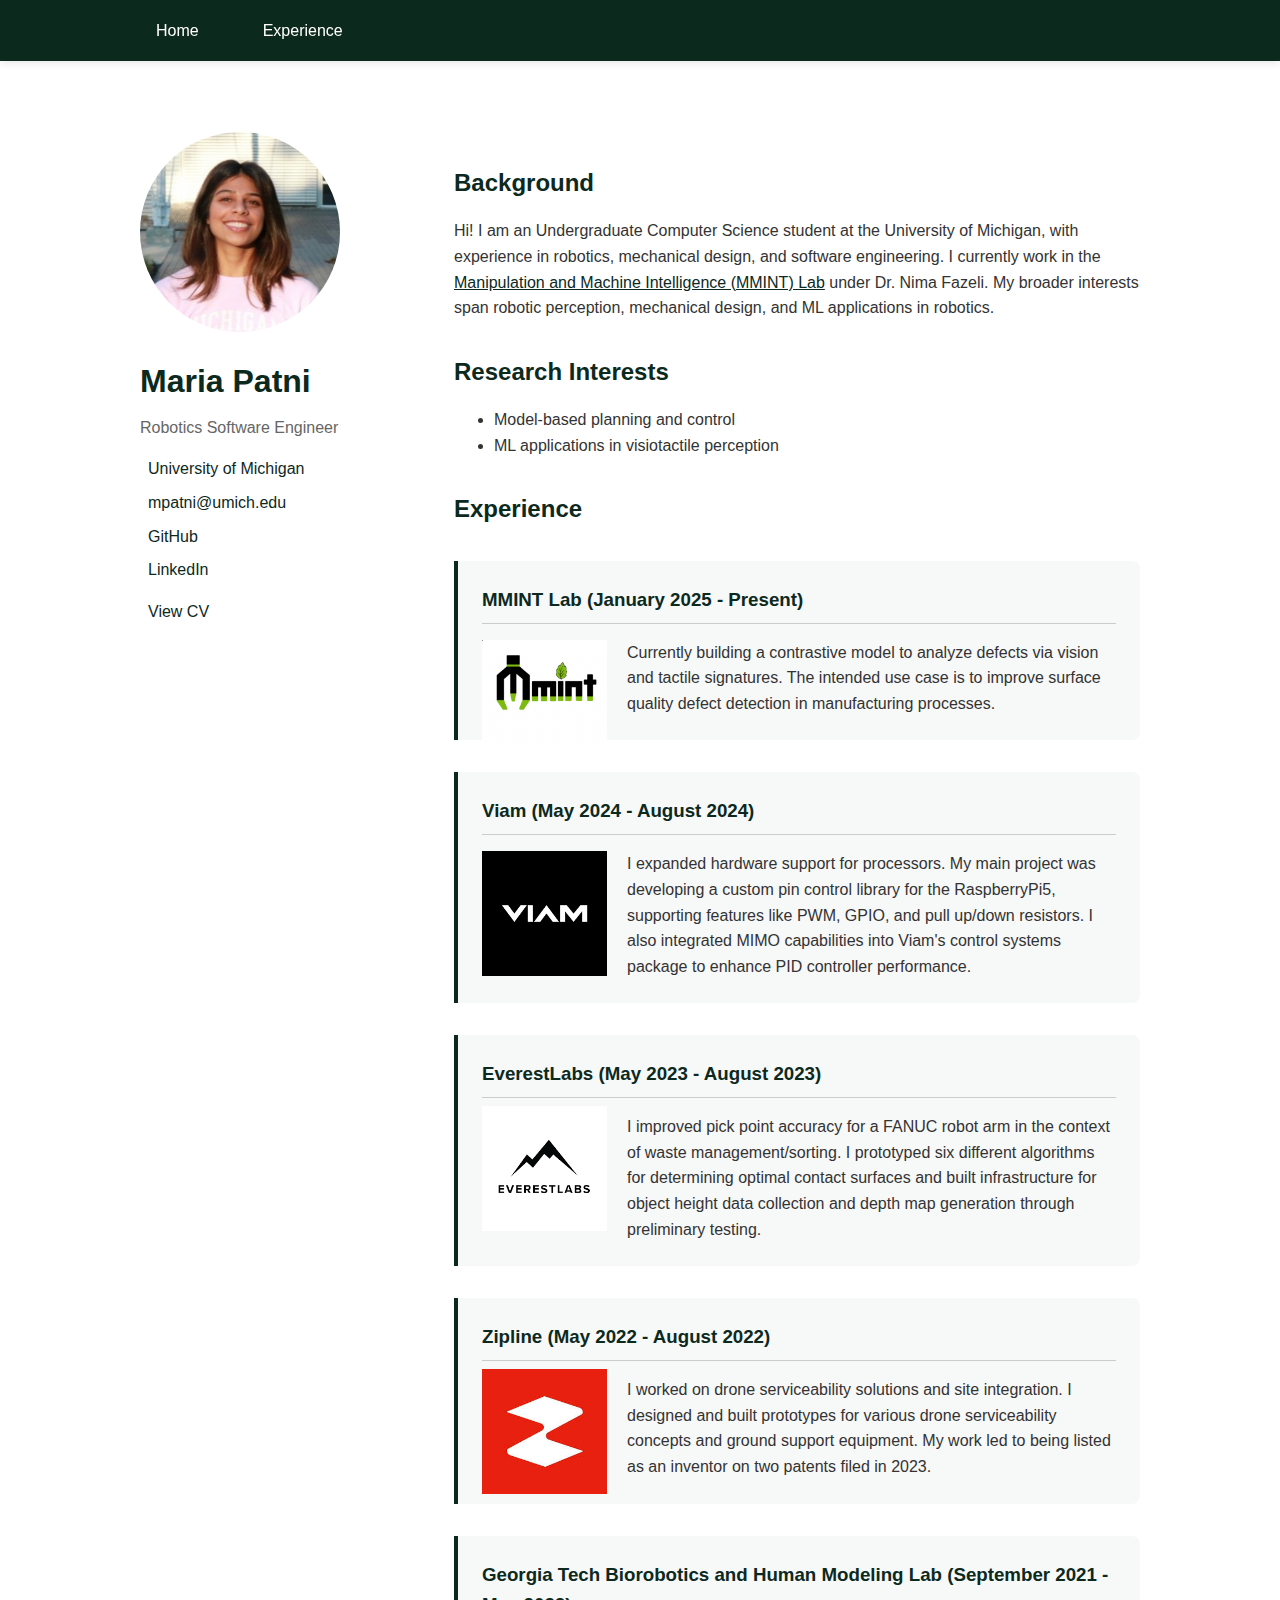
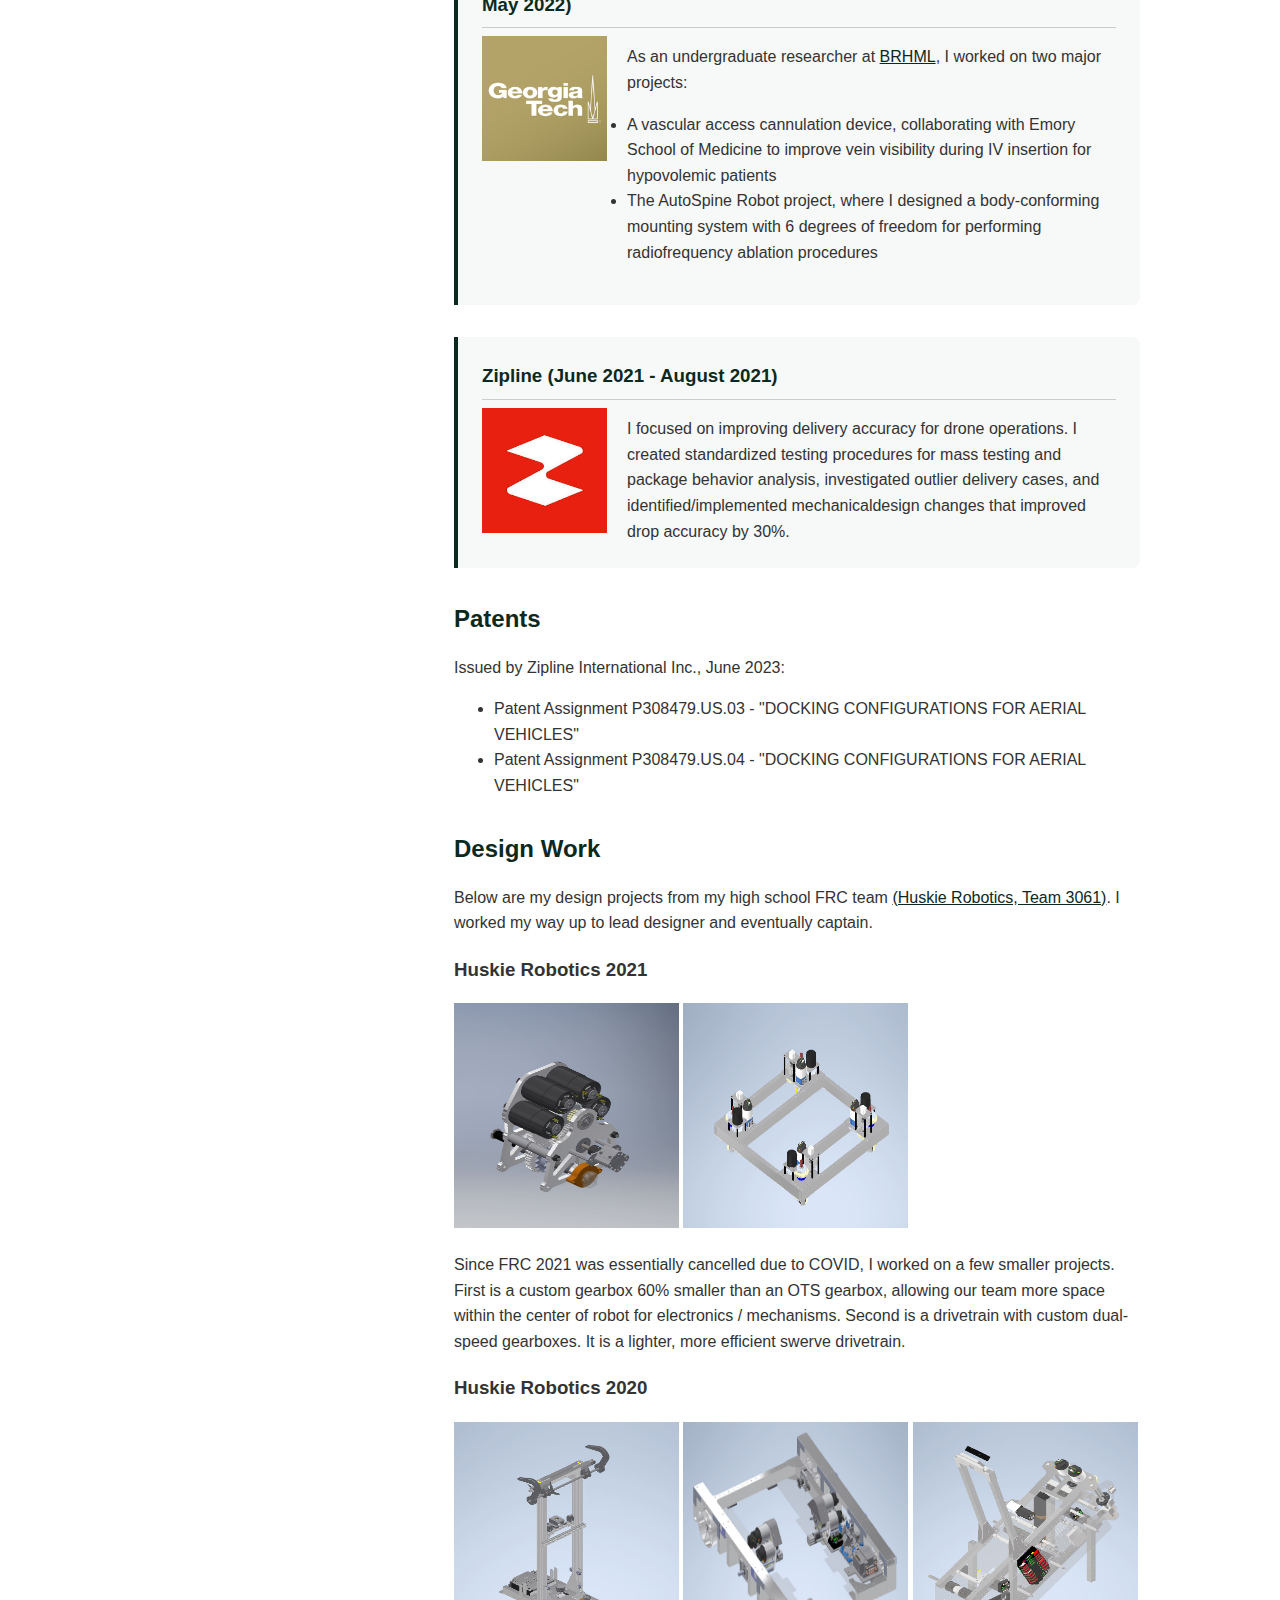
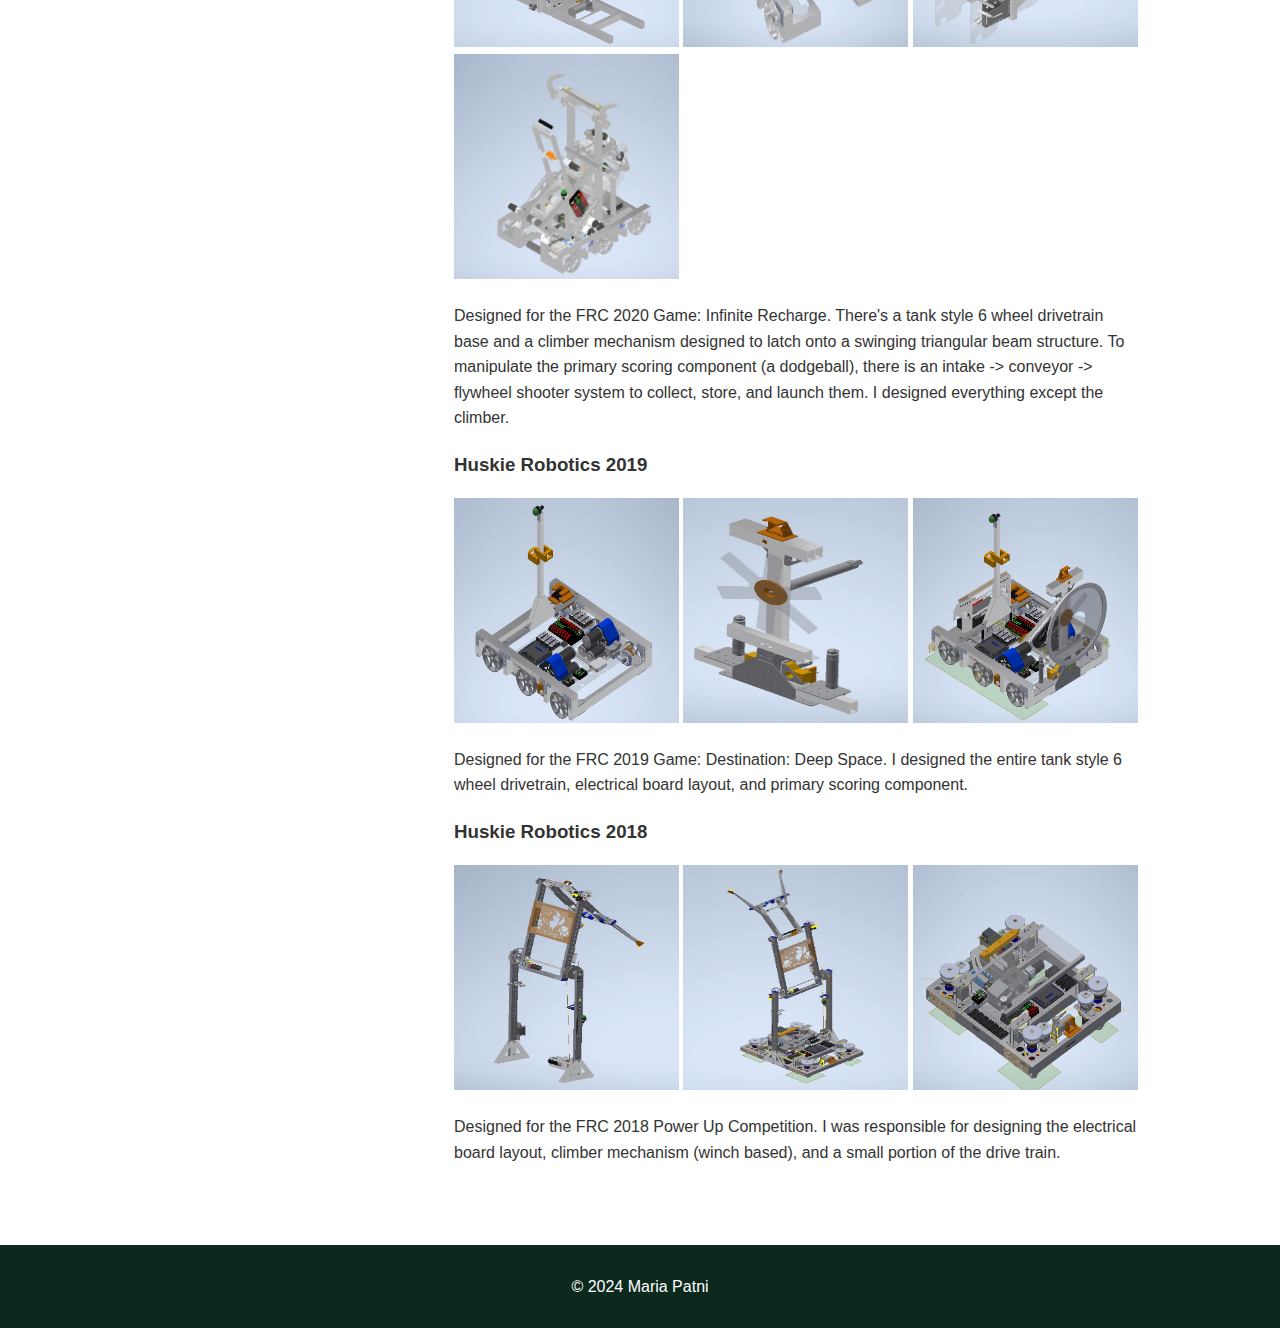
<file: index.html>
<!DOCTYPE html>
<html lang="en">
<head>
    <meta charset="UTF-8">
    <meta name="viewport" content="width=device-width, initial-scale=1.0, minimum-scale=1.0">
    <meta name="description" content="Personal Website">
    <title>maria patni</title>
    <meta name="theme-color" content="#0c291e">
    <meta name="apple-mobile-web-app-capable" content="yes">
    <meta name="apple-mobile-web-app-status-bar-style" content="black">
    <style>
        /* Global Styles */
        body {
            margin: 0;
            font-family: -apple-system, BlinkMacSystemFont, 'Segoe UI', Roboto, sans-serif;
            line-height: 1.6;
            background: #ffffff;
            color: #333333;
            display: block;
            height: 100%;
            padding-top: 100px;
        }

        .container {
            max-width: 1000px;
            margin: 0 auto;
            padding: 0 1rem;
        }

        .profile-image {
            width: 300px; /* Increased size for better visibility */
            height: 300px; /* Increased size for better visibility */
            border-radius: 50%;
            margin-bottom: 1rem;
        }

        .student-type {
            font-size: 1rem; /* Added font size for clarity */
            margin: 1rem 0; /* Added margin for spacing */
        }

        .cv-link {
            margin-top: 1rem; /* Added margin for spacing */
        }

        .profile-section {
            display: flex;
            gap: 4rem;
            margin-top: 2rem;
        }

        .profile-sidebar {
            flex: 0 0 250px;
        }

        .profile-content {
            flex: 1;
        }

        .profile-image {
            width: 200px;
            height: 200px;
            border-radius: 50%;
            margin-bottom: 1rem;
        }

        .contact-links {
            list-style: none;
            padding: 0;
            margin: 1rem 0;
        }

        .contact-links li {
            margin: 0.5rem 0;
        }

        .contact-links a {
            color: #0c291e;
            text-decoration: none;
            display: flex;
            align-items: center;
            gap: 0.5rem;
        }

        h1 {
            font-size: 2rem;
            color: #0c291e;
            margin: 0;
        }

        h2 {
            font-size: 1.5rem;
            color: #0c291e;
            margin: 2rem 0 1rem;
        }

        a {
            color: #0c291e;
        }

        /* Add these new styles after your existing styles */
        .experience-item {
            margin: 2rem 0;
            padding: 1.5rem;
            border-left: 4px solid #0c291e;
            background: rgba(12, 41, 30, 0.03);
            border-radius: 0 8px 8px 0;
        }

        .experience-item h3 {
            color: #0c291e;
            margin-top: 0;
            margin-bottom: 0.5rem;
            border-bottom: 1px solid rgba(12, 41, 30, 0.2);
            padding-bottom: 0.5rem;
        }

        .experience-item p {
            margin-bottom: 0;
        }

        /* Add these new styles */
        header {
            background: #0c291e;
            padding: 0.8rem 0;
            box-shadow: 0 2px 8px rgba(0,0,0,0.1);
            position: fixed;
            width: 100%;
            top: 0;
            transition: top 0.3s ease-in-out;
            z-index: 1000;
        }

        footer {
            background: #0c291e;
            color: #ffffff;
            padding: 0.8rem 0;
            margin-top: 4rem;
        }

        nav {
            display: flex;
            justify-content: flex-start;
            gap: 2rem;
        }

        nav a {
            color: #ffffff;
            text-decoration: none;
            padding: 0.3rem 1rem;
            border-radius: 20px;
            transition: all 0.3s ease;
            font-weight: 500;
        }

        nav a:hover {
            background: rgba(255, 255, 255, 0.1);
            transform: translateY(-2px);
        }

        .header-container {
            max-width: 1000px;
            margin: 0 auto;
            padding: 0 1rem;
        }

        .footer-container {
            max-width: 1000px;
            margin: 0 auto;
            padding: 0 1rem;
            text-align: center;
        }

        /* Add these new styles for the mobile menu */
        .mobile-menu-button {
            display: none;
            position: fixed;
            left: 20px;
            top: 15px;
            z-index: 1001;
            background: none;
            border: none;
            color: white;
            font-size: 24px;
            cursor: pointer;
            padding: 5px;
        }

        .sidebar-overlay {
            display: none;
            position: fixed;
            top: 0;
            left: 0;
            right: 0;
            bottom: 0;
            background: rgba(0, 0, 0, 0.5);
            z-index: 998;
        }

        @media screen and (max-width: 768px) {
            .mobile-menu-button {
                display: block;
            }

            .profile-sidebar {
                position: fixed;
                left: -100%;
                top: 0;
                height: 100vh;
                width: 80%;
                max-width: 300px;
                background: #0c291e;
                z-index: 999;
                padding: 20px;
                transition: left 0.3s ease;
                overflow-y: auto;
                box-shadow: 2px 0 5px rgba(0, 0, 0, 0.2);
            }

            .profile-sidebar.active {
                left: 0;
            }

            .sidebar-overlay.active {
                display: block;
            }

            .profile-sidebar .close-button {
                position: absolute;
                right: 20px;
                top: 20px;
                background: none;
                border: none;
                color: white;
                font-size: 24px;
                cursor: pointer;
                display: none; /* Hide close button in web mode */
            }

            @media screen and (max-width: 768px) {
                .profile-sidebar .close-button {
                    display: block; /* Show close button in mobile mode */
                }
            }

            /* Adjust header for menu button */
            .header-container {
                padding-left: 60px;
            }

            .profile-sidebar.active .contact-links a {
                color: #f5f5dc; /* Cream color when sidebar is active in mobile */
            }
        }

        .profile-sidebar p {
            color: #666666; /* Light gray color */
            margin: 0.5rem 0;
        }

        @media screen and (max-width: 768px) {
            /* ... existing mobile styles ... */
            
            .profile-sidebar.active p {
                color: #cccccc; /* Lighter gray for mobile menu */
            }
        }
    </style>
</head>
<body>
    <header>
        <div class="header-container">
            <nav>
                <a href="#home">Home</a>
                <a href="#experience">Experience</a>
            </nav>
        </div>
    </header>

    <div class="container">
        <div id="home" class="profile-section">
            <div class="profile-sidebar">
                <div class="profile-image-container">
                    <img src="images/headshot.png" alt="Profile photo" class="profile-image">
                </div>
                <h1>Maria Patni</h1>
                <p>Robotics Software Engineer</p>
                
                <ul class="contact-links">
                    <li><a href="https://robotics.umich.edu/"><i class="fas fa-map-marker"></i> University of Michigan</a></li>
                    <li><a href="mailto:mpatni@umich.edu"><i class="fas fa-envelope"></i> mpatni@umich.edu</a></li>
                    <li><a href="https://github.com/mariapatni"><i class="fab fa-github"></i> GitHub</a></li>
                    <li><a href="https://www.linkedin.com/in/mariapatni/"><i class="fab fa-linkedin"></i> LinkedIn</a></li>
                    <li><a href="files/resume.pdf" class="cv-link"><i class="fas fa-file"></i> View CV</a></li>
                </ul>
            </div>

            <div class="profile-content">
                <h2>Background</h2>
                <p>Hi! I am an Undergraduate Computer Science student at the University of Michigan, with experience in robotics, mechanical design, and software engineering. I currently work in the <a href="https://mmintlab.com">Manipulation and Machine Intelligence (MMINT) Lab</a> under Dr. Nima Fazeli. My broader interests span robotic perception, mechanical design, and ML applications in robotics.</p>


                <h2>Research Interests</h2>
                <ul>
                    <li>Model-based planning and control</li>
                    <li>ML applications in visiotactile perception</li>
                </ul>

                <h2 id="experience">Experience</h2>


                <div class="experience-item">   
                    <h3>MMINT Lab (January 2025 - Present)</h3>
                    <div class="experience-content">
                        <img src="images/logos/mmint.png" alt="MMINT Logo" style="float: left; width: 125px; height: auto; margin-right: 20px; margin-bottom: 20px;">
                        <p>Currently building a contrastive model to analyze defects via vision and tactile signatures. The intended use case is to improve surface quality defect detection in manufacturing processes.</p>
                    </div>
                </div>

                <div class="experience-item">   
                    <h3>Viam (May 2024 - August 2024)</h3>
                    <div class="experience-content">
                        <img src="images/logos/viam.jpeg" alt="Viam Logo" style="float: left; width: 125px; height: auto; margin-right: 20px;">
                        <p>I expanded hardware support for processors. My main project was developing a custom pin control library for the RaspberryPi5, supporting features like PWM, GPIO, and pull up/down resistors. I also integrated MIMO capabilities into Viam's control systems package to enhance PID controller performance.</p>
                    </div>
                </div>

                <div class="experience-item">
                    <h3>EverestLabs (May 2023 - August 2023)</h3>
                    <img src="images/logos/everestlabs.jpeg" alt="EverestLabs Logo" style="float: left; width: 125px; height: auto; margin-right: 20px;">
                    <p>I improved pick point accuracy for a FANUC robot arm in the context of waste management/sorting. I prototyped six different algorithms for determining optimal contact surfaces and built infrastructure for object height data collection and depth map generation through preliminary testing.</p>
                </div>

                <div class="experience-item">
                    <h3>Zipline (May 2022 - August 2022)</h3>
                    <img src="images/logos/zipline.jpeg" alt="Zipline Logo" style="float: left; width: 125px; height: auto; margin-right: 20px;">
                    <p>I worked on drone serviceability solutions and site integration. I designed and built prototypes for various drone serviceability concepts and ground support equipment. My work led to being listed as an inventor on two patents filed in 2023.</p>
                </div>

                <div class="experience-item">
                    <h3>Georgia Tech Biorobotics and Human Modeling Lab (September 2021 - May 2022)</h3>
                    <img src="images/logos/gt.jpeg" alt="BRHL Logo" style="float: left; width: auto; height: 125px; margin-right: 20px; margin-bottom: 100px;">
                    <p>As an undergraduate researcher at <a href="https://www.biorobotics.gatech.edu/wp/">BRHML</a>, I worked on two major projects:</p>
                    <ul>
                        <li>A vascular access cannulation device, collaborating with Emory School of Medicine to improve vein visibility during IV insertion for hypovolemic patients</li>
                        <li>The AutoSpine Robot project, where I designed a body-conforming mounting system with 6 degrees of freedom for performing radiofrequency ablation procedures</li>
                    </ul>
                </div>

                <div class="experience-item">
                    <h3>Zipline (June 2021 - August 2021)</h3>
                    <img src="images/logos/zipline.jpeg" alt="Zipline Logo" style="float: left; width: 125px; height: auto; margin-right: 20px;">
                    <p>I focused on improving delivery accuracy for drone operations. I created standardized testing procedures for mass testing and package behavior analysis, investigated outlier delivery cases, and identified/implemented mechanicaldesign changes that improved drop accuracy by 30%.</p>
                </div>

                <h2>Patents</h2>
                <p>Issued by Zipline International Inc., June 2023:</p>
                <ul>
                    <li>Patent Assignment P308479.US.03 - "DOCKING CONFIGURATIONS FOR AERIAL VEHICLES"</li>
                    <li>Patent Assignment P308479.US.04 - "DOCKING CONFIGURATIONS FOR AERIAL VEHICLES"</li>
                </ul>

                <div class="design-work">
                    <h2>Design Work</h2>
                    <p> Below are my design projects from my high school FRC team <a href="https://www.team3061.org/">(Huskie Robotics, Team 3061)</a>. I worked my way up to lead designer and eventually captain.</p>
                    
                    <div class="portfolio-section">
                        <h3>Huskie Robotics 2021</h3>           
                        <img src="/images/portfolio/2021/img1.JPG" alt="2021 Project Image 1" style="width: 225px; height: 225px;">
                        <img src="/images/portfolio/2021/img2.JPG" alt="2021 Project Image 2" style="width: 225px; height: 225px;">
                        <p>Since FRC 2021 was essentially cancelled due to COVID, I worked on a few smaller projects. First is a custom gearbox 60% smaller than an OTS gearbox, allowing our team more space within the center of robot for electronics / mechanisms. Second is a drivetrain with custom dual-speed gearboxes. It is a lighter, more efficient swerve drivetrain.</p>
                    </div>

                    <div class="portfolio-section">
                        <h3>Huskie Robotics 2020</h3>           
                        <img src="/images/portfolio/2020/img1.jpg" alt="2020 Project Image 1" style="width: 225px; height: 225px;">
                        <img src="/images/portfolio/2020/img2.jpg" alt="2020 Project Image 2" style="width: 225px; height: 225px;">
                        <img src="/images/portfolio/2020/img3.JPG" alt="2020 Project Image 3" style="width: 225px; height: 225px;">
                        <img src="/images/portfolio/2020/img4.JPG" alt="2020 Project Image 3" style="width: 225px; height: 225px;">
                        <p>Designed for the FRC 2020 Game: Infinite Recharge. There's a tank style 6 wheel drivetrain base and a climber mechanism designed to latch onto a swinging triangular beam structure. To manipulate the primary scoring component (a dodgeball), there is an intake -> conveyor -> flywheel shooter system to collect, store, and launch them. I designed everything except the climber.</p>
                    </div>

                    <div class="portfolio-section">
                        <h3>Huskie Robotics 2019</h3>
                        <img src="/images/portfolio/2019/img1.JPG" alt="2019 Project Image 1" style="width: 225px; height: 225px;">
                        <img src="/images/portfolio/2019/img2.jpg" alt="2019 Project Image 2" style="width: 225px; height: 225px;">
                        <img src="/images/portfolio/2019/img3.jpg" alt="2019 Project Image 3" style="width: 225px; height: 225px;">
                        <p>Designed for the FRC 2019 Game: Destination: Deep Space. I designed the entire tank style 6 wheel drivetrain, electrical board layout, and primary scoring component.</p>
                    </div>

                    <div class="portfolio-section">
                        <h3>Huskie Robotics 2018</h3>
                        <img src="/images/portfolio/2018/img1.jpg" alt="2018 Project Image 1" style="width: 225px; height: 225px;">
                        <img src="/images/portfolio/2018/img2.jpg" alt="2018 Project Image 2" style="width: 225px; height: 225px;">
                        <img src="/images/portfolio/2018/img3.jpg" alt="2018 Project Image 3" style="width: 225px; height: 225px;">
                        <p>Designed for the FRC 2018 Power Up Competition. I was responsible for designing the electrical board layout, climber mechanism (winch based), and a small portion of the drive train.</p>
                    </div>
                </div>
            </div>
        </div>
    </div>

    <footer>
        <div class="footer-container">
            <p>© 2024 Maria Patni</p>
        </div>
    </footer>

    <button class="mobile-menu-button" aria-label="Menu">☰</button>
    <div class="sidebar-overlay"></div>

    <script>
        let lastScrollPosition = window.pageYOffset;
        let ticking = false;
        
        window.addEventListener('scroll', function() {
            if (!ticking) {
                window.requestAnimationFrame(function() {
                    const currentScrollPosition = window.pageYOffset;
                    const header = document.querySelector('header');
                    
                    if (currentScrollPosition < lastScrollPosition || currentScrollPosition < 50) {
                        header.style.top = '0';
                    } else {
                        header.style.top = '-60px';
                    }
                    
                    lastScrollPosition = currentScrollPosition;
                    ticking = false;
                });
                
                ticking = true;
            }
        });

        document.querySelectorAll('a, button').forEach(element => {
            element.addEventListener('touchstart', function() {
                this.style.opacity = '0.7';
            });
            element.addEventListener('touchend', function() {
                this.style.opacity = '1';
            });
        });

        // Mobile menu functionality
        const menuButton = document.querySelector('.mobile-menu-button');
        const sidebar = document.querySelector('.profile-sidebar');
        const overlay = document.querySelector('.sidebar-overlay');

        function toggleMenu() {
            sidebar.classList.toggle('active');
            overlay.classList.toggle('active');
            document.body.style.overflow = sidebar.classList.contains('active') ? 'hidden' : '';
        }

        menuButton?.addEventListener('click', toggleMenu);
        overlay?.addEventListener('click', toggleMenu);

        // Close menu when clicking a link
        sidebar.querySelectorAll('a').forEach(link => {
            link.addEventListener('click', () => {
                if (window.innerWidth <= 768) {
                    toggleMenu();
                }
            });
        });

        // Handle resize
        window.addEventListener('resize', () => {
            if (window.innerWidth > 768) {
                sidebar.classList.remove('active');
                overlay.classList.remove('active');
                document.body.style.overflow = '';
            }
        });
    </script>
</body>
</html>
</file>
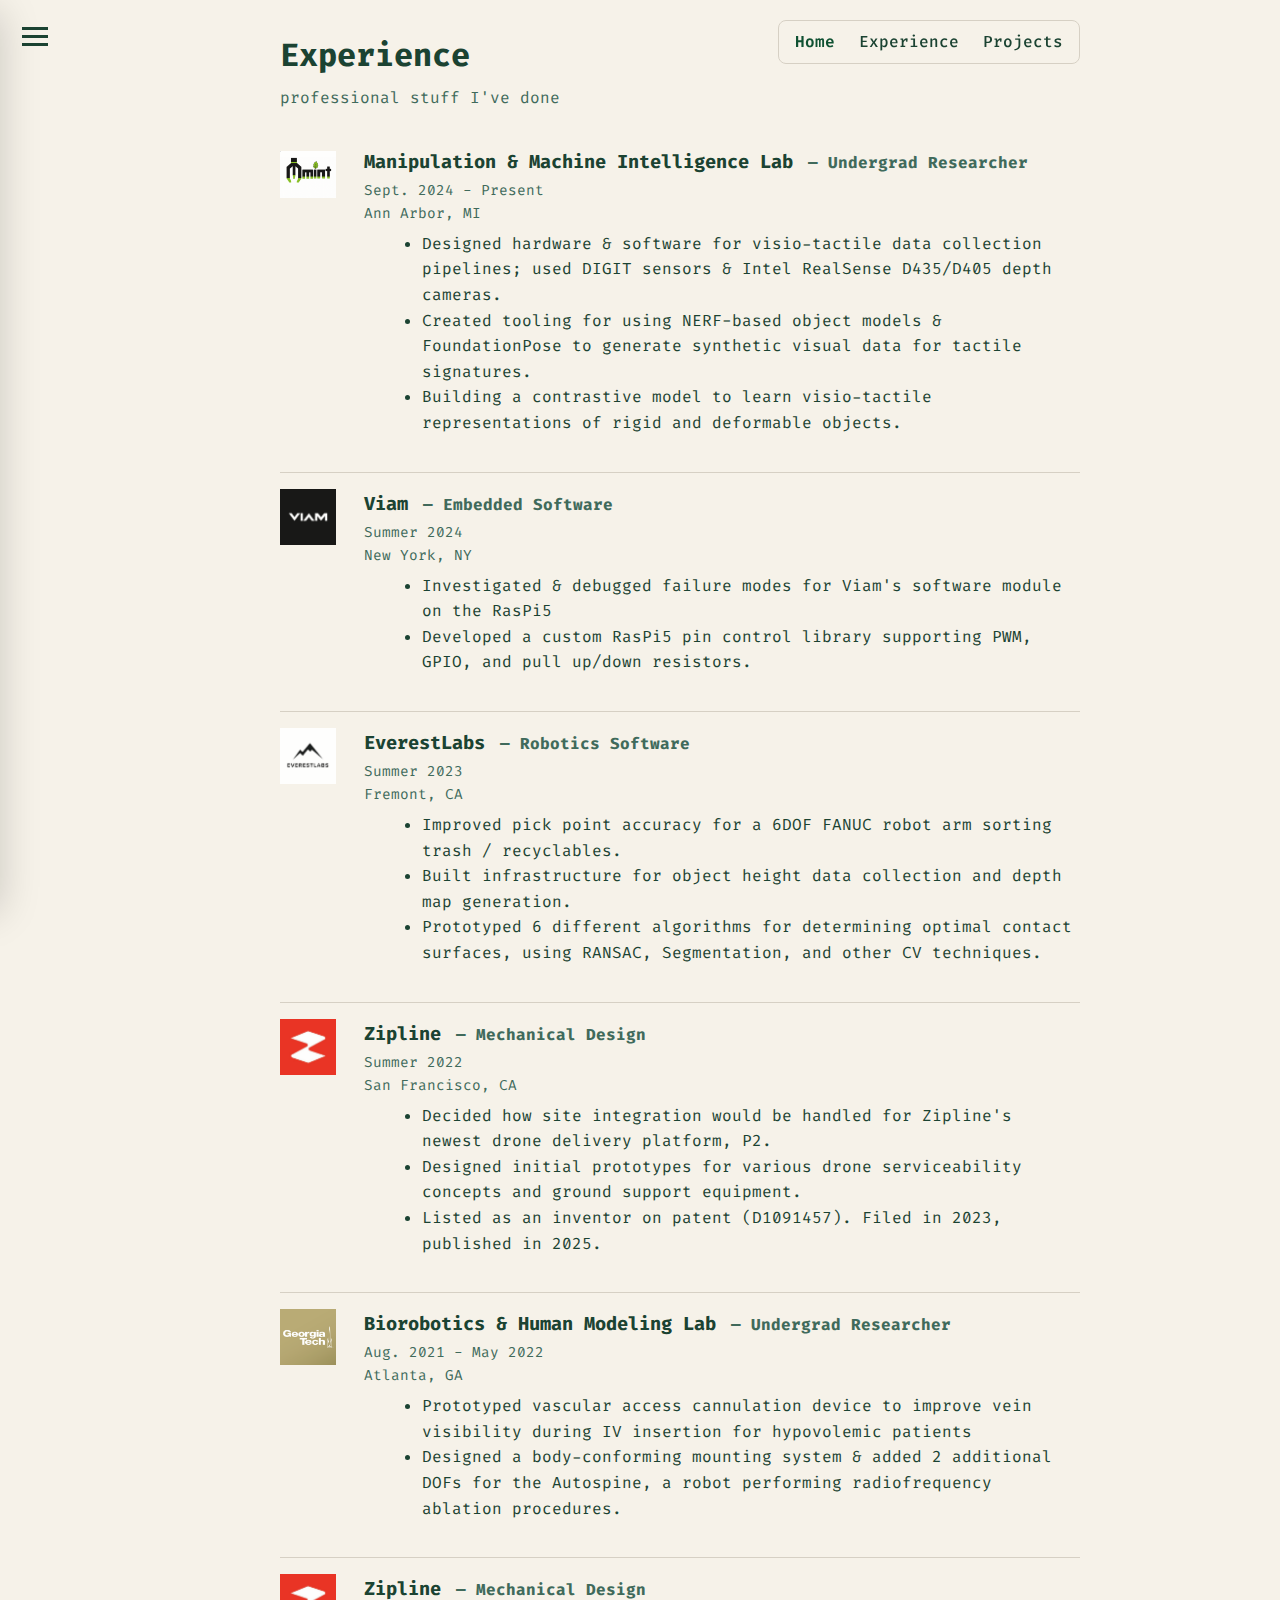
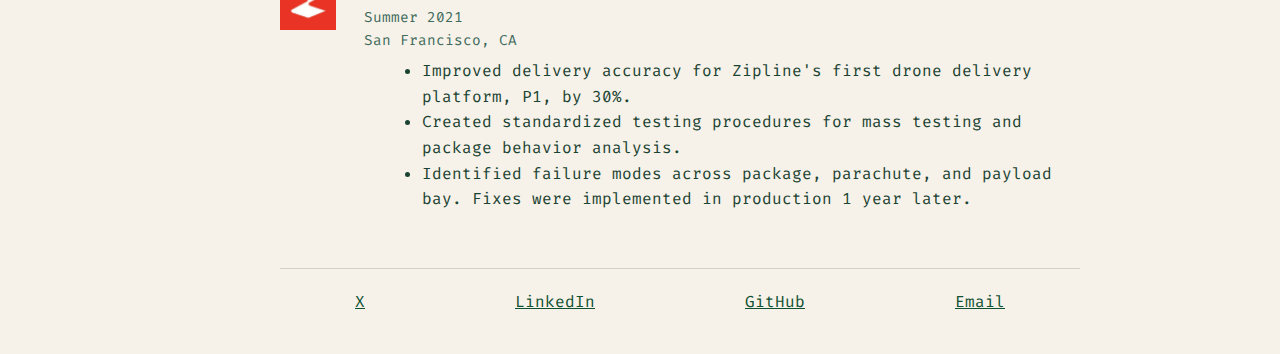
<file: experience.html>
<!doctype html>
<html lang="en">
<head>
  <meta charset="utf-8" />
  <meta name="viewport" content="width=device-width, initial-scale=1" />
  <title>Experience — Maria Patni</title>
  <meta name="description" content="Experience of Maria Patni — robotics engineer." />
  <link href="https://fonts.googleapis.com/css2?family=Fira+Code:wght@400;600&display=swap" rel="stylesheet">
  <style>
    :root {
      --bg: #f6f2e9;
      --fg: #1b4332;
      --muted: #406a5b;
      --rule: #d6d0c4;
      --link: #0f5132;
      --maxw: 880px;
    }
    /* * { box-sizing: border-box; } */
    body {
      margin: 0;
      font-family: 'Fira Code', monospace;
      background: var(--bg);
      color: var(--fg);
      line-height: 1.6;
    }
    a { color: var(--link); text-decoration: underline; }
    header {
      border-bottom: 1px solid #ccc;
      padding: 10px 20px;
      display: flex;
      justify-content: flex-start;
      gap: 24px;
      font-size: 16px;
    }
    header a { text-decoration: none; color: #1b4332; }
    header a:hover { text-decoration: underline; }

    .top-nav { 
      position: absolute; 
      top: 0; 
      right: 0; 
      z-index: 1000; 
      display: flex; 
      gap: 24px; 
      font-size: 16px; 
      background: rgba(246, 242, 233, 0.9); 
      backdrop-filter: blur(8px);
      padding: 8px 16px;
      border-radius: 8px;
      border: 1px solid #d6d0c4;
      align-items: center;
    }
    .top-nav a { color: #1b4332; text-decoration: none; font-weight: 500; }
    .top-nav a:hover { text-decoration: underline; }
    .top-nav a.active { color: #0f5132; font-weight: 600; }
    .container { max-width: 800px; margin: 0 auto; padding: 20px 20px 20px 100px; }

    .page-title { font-size: 2rem; margin: 10px 0 4px; }
    .subtitle { color: var(--muted); margin: 0 0 20px; }

    .xp-list { display: grid; gap: 20px; margin-top: 10px; }
    .xp-item {
      display: grid;
      grid-template-columns: 68px 1fr;
      gap: 16px;
      padding: 16px 0;
      border-top: 1px solid var(--rule);
    }
    .xp-item:first-child { border-top: none; }

    .logo {
      width: 56px; height: 56px; object-fit: contain;
      filter: none;
      opacity: 0.9;
    }

    /* --- Headline rules: Company + Role inline; Dates/Location below --- */
    .xp-head { margin-bottom: 6px; }
    .xp-title { margin: 0; }
    .xp-title .company, .xp-title .role { display: inline; }
    .xp-title .company { font-weight: 700; }
    .xp-title .role { color: var(--muted); font-size: 1rem; margin-left: .5ch; }
    .xp-title .company + .role::before { content: " — "; }

    .dates { display: block; color: var(--muted); font-size: 0.9rem; margin-top: 2px; }
    .location { display: block; color: var(--muted); font-size: 0.9rem; }

    .xp-body { margin-top: 6px; }
    .xp-body ul { margin: 6px 0 0 18px; }

    @media (max-width: 700px) {
      .xp-item { grid-template-columns: 1fr; }
      .logo { width: 48px; height: 48px; }
    }

    footer {
      display: flex; justify-content: space-around;
      border-top: 1px solid var(--rule);
      margin-top: 40px; padding: 20px 0;
    }
  </style>
</head>
<body>
  <script src="menu.js"></script>

  <!-- Top Navigation Bar -->
  <!-- <nav class="top-nav">
    <a href="index.html">Home</a>
    <a href="experience.html" class="active">Experience</a>
    <a href="projects.html">Projects</a>
  </nav> -->
  <!-- <header>
    <a href="index.html">Home</a>
    <a href="experience.html">Experience</a>
    <a href="projects.html">Projects</a>
  </header> -->

  <div class="container">

    <!-- Top Navigation Bar -->
    <section class="masthead" style="position: relative;">
      <nav class="top-nav">
        <a href="index.html" class="active">Home</a>
        <a href="experience.html">Experience</a>
        <a href="projects.html">Projects</a>
      </nav>
    </section>
    
    <h1 class="page-title">Experience</h1>
    <p class="subtitle">professional stuff I've done</p>

    <section class="xp-list">
      <article class="xp-item">
        <img class="logo" src="images/logos/mmint.png" alt="MMINT Lab logo" />
        <div>
          <div class="xp-head">
            <h3 class="xp-title"><span class="company">Manipulation & Machine Intelligence Lab</span><span class="role">Undergrad Researcher</span></h3>
            <span class="dates">Sept. 2024 - Present</span>
            <span class="location">Ann Arbor, MI</span>
          </div>
          <div class="xp-body">
            <ul>
              <li>Designed hardware & software for visio-tactile data collection pipelines; used DIGIT sensors & Intel RealSense D435/D405 depth cameras.</li>
              <li>Created tooling for using NERF-based object models & FoundationPose to generate synthetic visual data for tactile signatures. </li>
              <li>Building a contrastive model to learn visio-tactile representations of rigid and deformable objects.</li>
            </ul>
          </div>
        </div>
      </article>

      <article class="xp-item">
        <img class="logo" src="images/logos/viam.jpeg" alt="Viam logo" />
        <div>
          <div class="xp-head">
            <h3 class="xp-title"><span class="company">Viam</span><span class="role">Embedded Software</span></h3>
            <span class="dates">Summer 2024</span>
            <span class="location">New York, NY</span>
          </div>
          <div class="xp-body">
            <ul>
              <li>Investigated & debugged failure modes for Viam's software module on the RasPi5 </li>
              <li>Developed a custom RasPi5 pin control library supporting PWM, GPIO, and pull up/down resistors.</li>              
            </ul>
          </div>
        </div>
      </article>

      <article class="xp-item">
        <img class="logo" src="images/logos/everestlabs.jpeg" alt="EverestLabs logo" />
        <div>
          <div class="xp-head">
            <h3 class="xp-title"><span class="company">EverestLabs</span><span class="role">Robotics Software</span></h3>
            <span class="dates">Summer 2023</span>
            <span class="location">Fremont, CA</span>
            </div>
            <div class="xp-body">
              <ul>
                <li>Improved pick point accuracy for a 6DOF FANUC robot arm sorting trash / recyclables.</li>
                <li>Built infrastructure for object height data collection and depth map generation.</li>
                <li>Prototyped 6 different algorithms for determining optimal contact surfaces, using RANSAC, Segmentation, and other CV techniques.</li>
              </ul>
            </div>
          </div>
      </article>


      <article class="xp-item">
        <img class="logo" src="images/logos/zipline.jpeg" alt="Zipline logo" />
        <div>
          <div class="xp-head">
            <h3 class="xp-title"><span class="company">Zipline</span><span class="role">Mechanical Design</span></h3>
            <span class="dates">Summer 2022</span>
            <span class="location">San Francisco, CA</span>
            </div>
            <div class="xp-body">
              <ul>
                <li>Decided how site integration would be handled for Zipline's newest drone delivery platform, P2.</li>
                <li>Designed initial prototypes for various drone serviceability concepts and ground support equipment.</li>
                <li>Listed as an inventor on patent (D1091457). Filed in 2023, published in 2025. </li>
            </div>
          </div>
      </article>

      <article class="xp-item">
        <img class="logo" src="images/logos/gt.jpeg" alt="Georgia Tech logo" />
        <div>
          <div class="xp-head">
            <h3 class="xp-title"><span class="company">Biorobotics & Human Modeling Lab</span><span class="role">Undergrad Researcher</span></h3>
            <span class="dates">Aug. 2021 - May 2022</span>
            <span class="location">Atlanta, GA</span>
            </div>
            <div class="xp-body">
              <ul>
                <li>Prototyped vascular access cannulation device to improve vein visibility during IV insertion for hypovolemic patients</li>
                <li>Designed a body-conforming mounting system & added 2 additional DOFs for the Autospine, a robot performing radiofrequency ablation procedures.</li>
            </div>
          </div>
      </article>

      <article class="xp-item">
        <img class="logo" src="images/logos/zipline.jpeg" alt="Zipline logo" />
        <div>
          <div class="xp-head">
            <h3 class="xp-title"><span class="company">Zipline</span><span class="role">Mechanical Design</span></h3>
            <span class="dates">Summer 2021</span>
            <span class="location">San Francisco, CA</span>
            </div>
            <div class="xp-body">
              <ul>
                <li>Improved delivery accuracy for Zipline's first drone delivery platform, P1, by 30%.</li>
                <li>Created standardized testing procedures for mass testing and package behavior analysis.</li>
                <li>Identified failure modes across package, parachute, and payload bay. Fixes were implemented in production 1 year later. </li>
                
            </div>
          </div>
      </article>


    </section>

    <footer>
      <a href="https://x.com/mariafpatni" target="_blank">X</a>
      <a href="https://linkedin.com/in/mariapatni" target="_blank">LinkedIn</a>
      <a href="https://github.com/mariapatni" target="_blank">GitHub</a>
      <a href="mailto:mpatni@umich.edu" target="_blank">Email</a>
    </footer>
  </div>
</body>
</html>
</file>
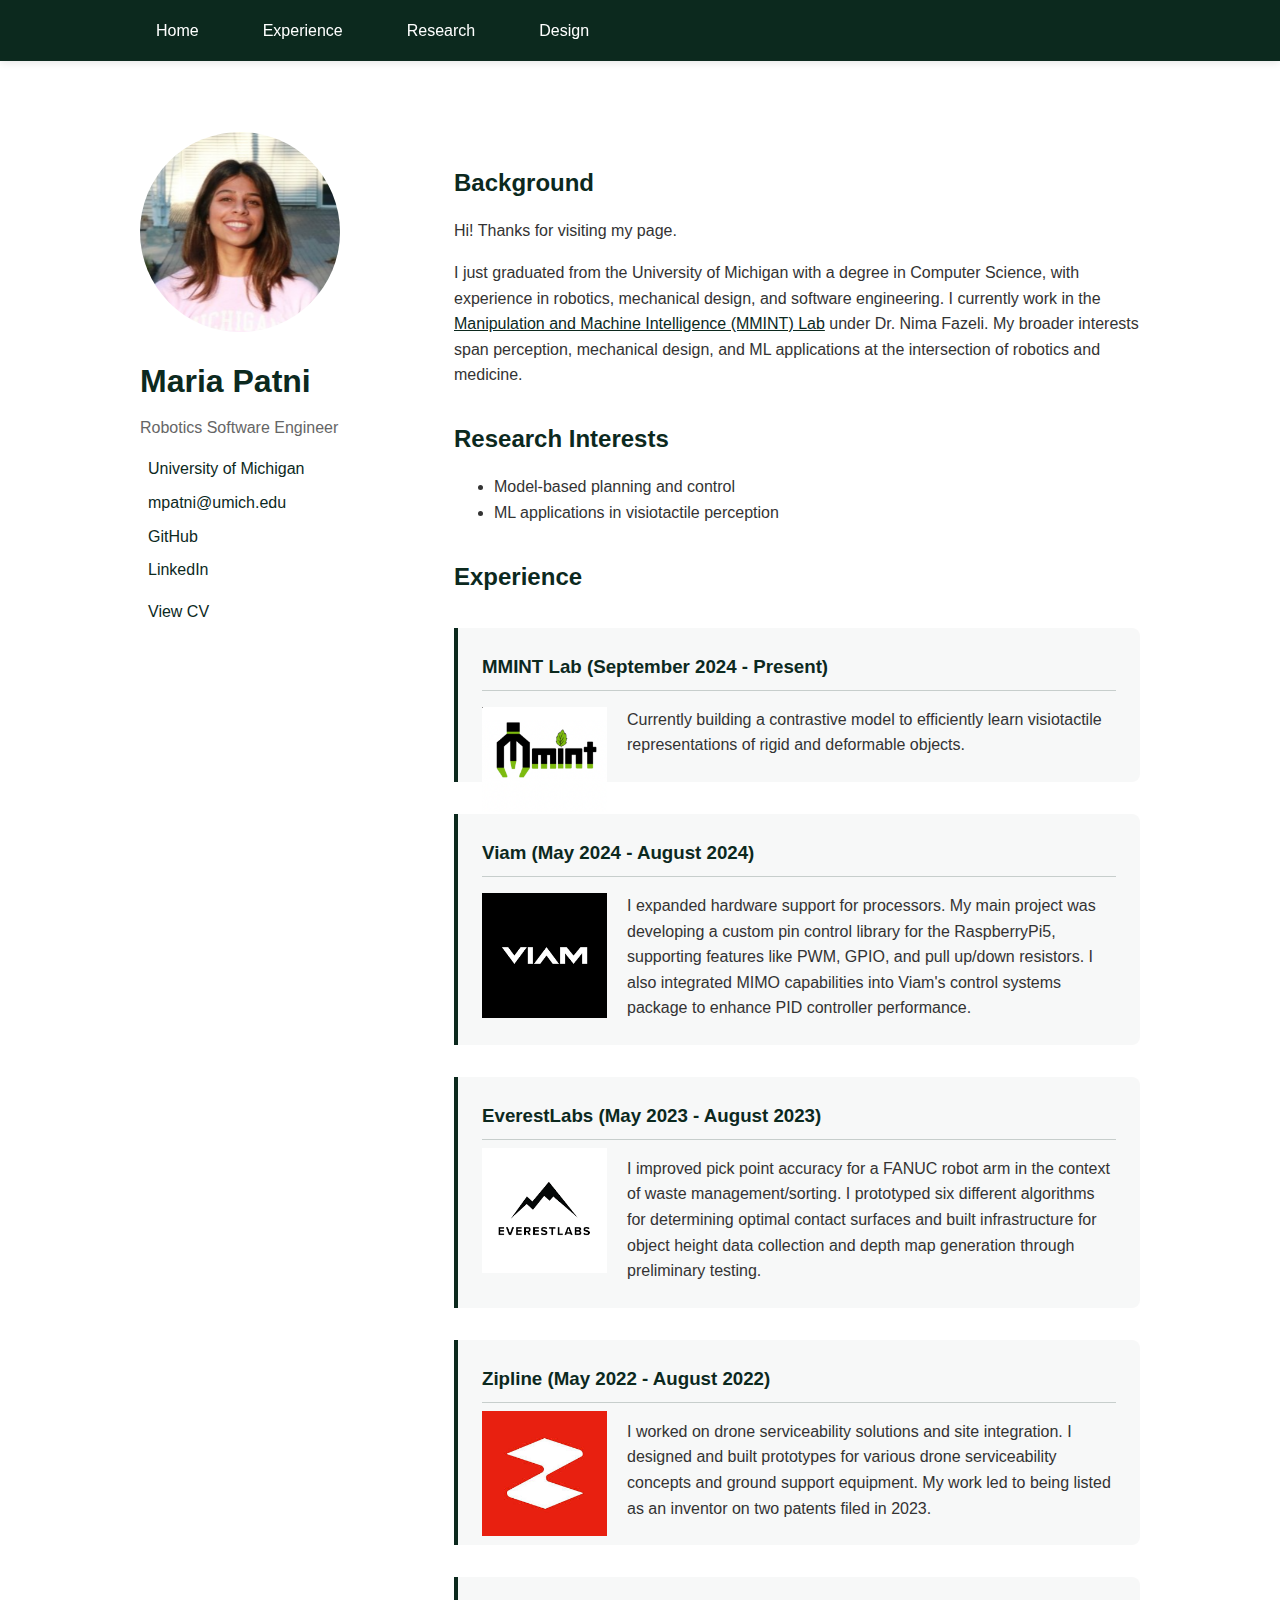
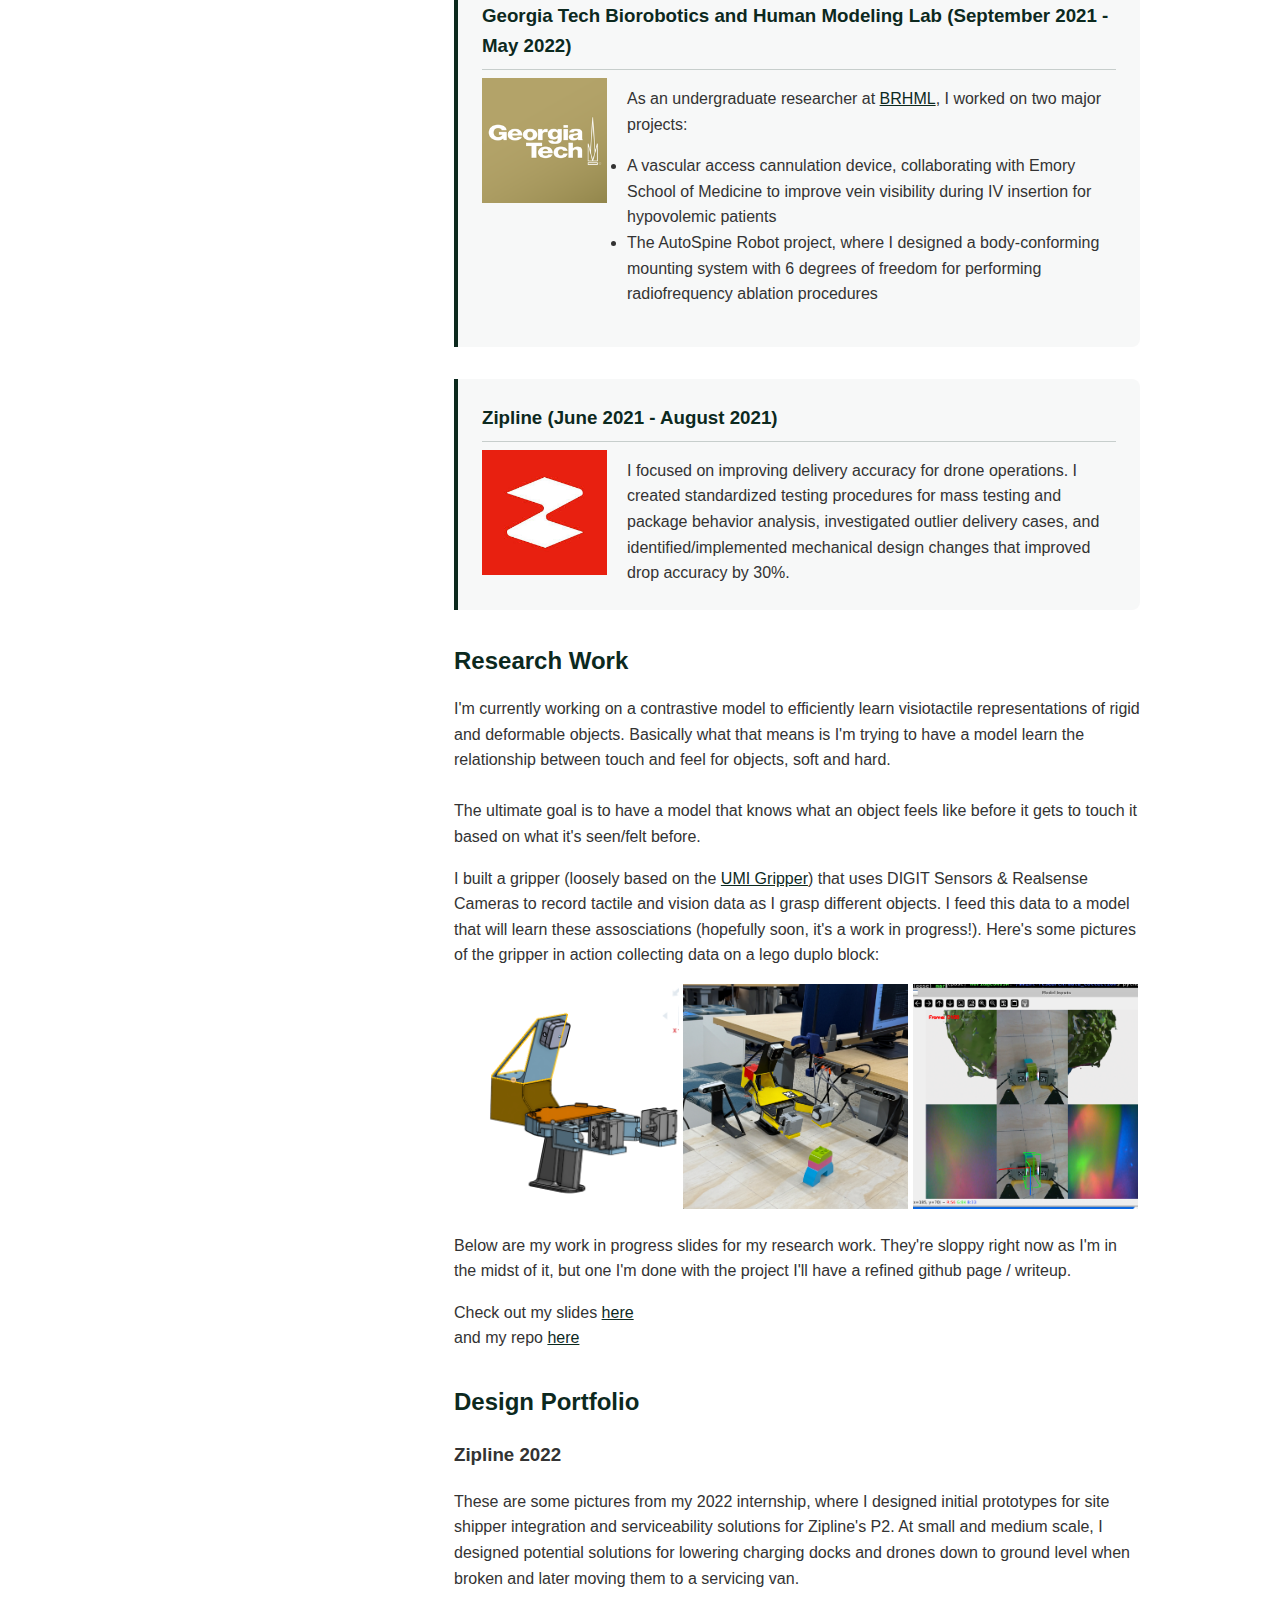
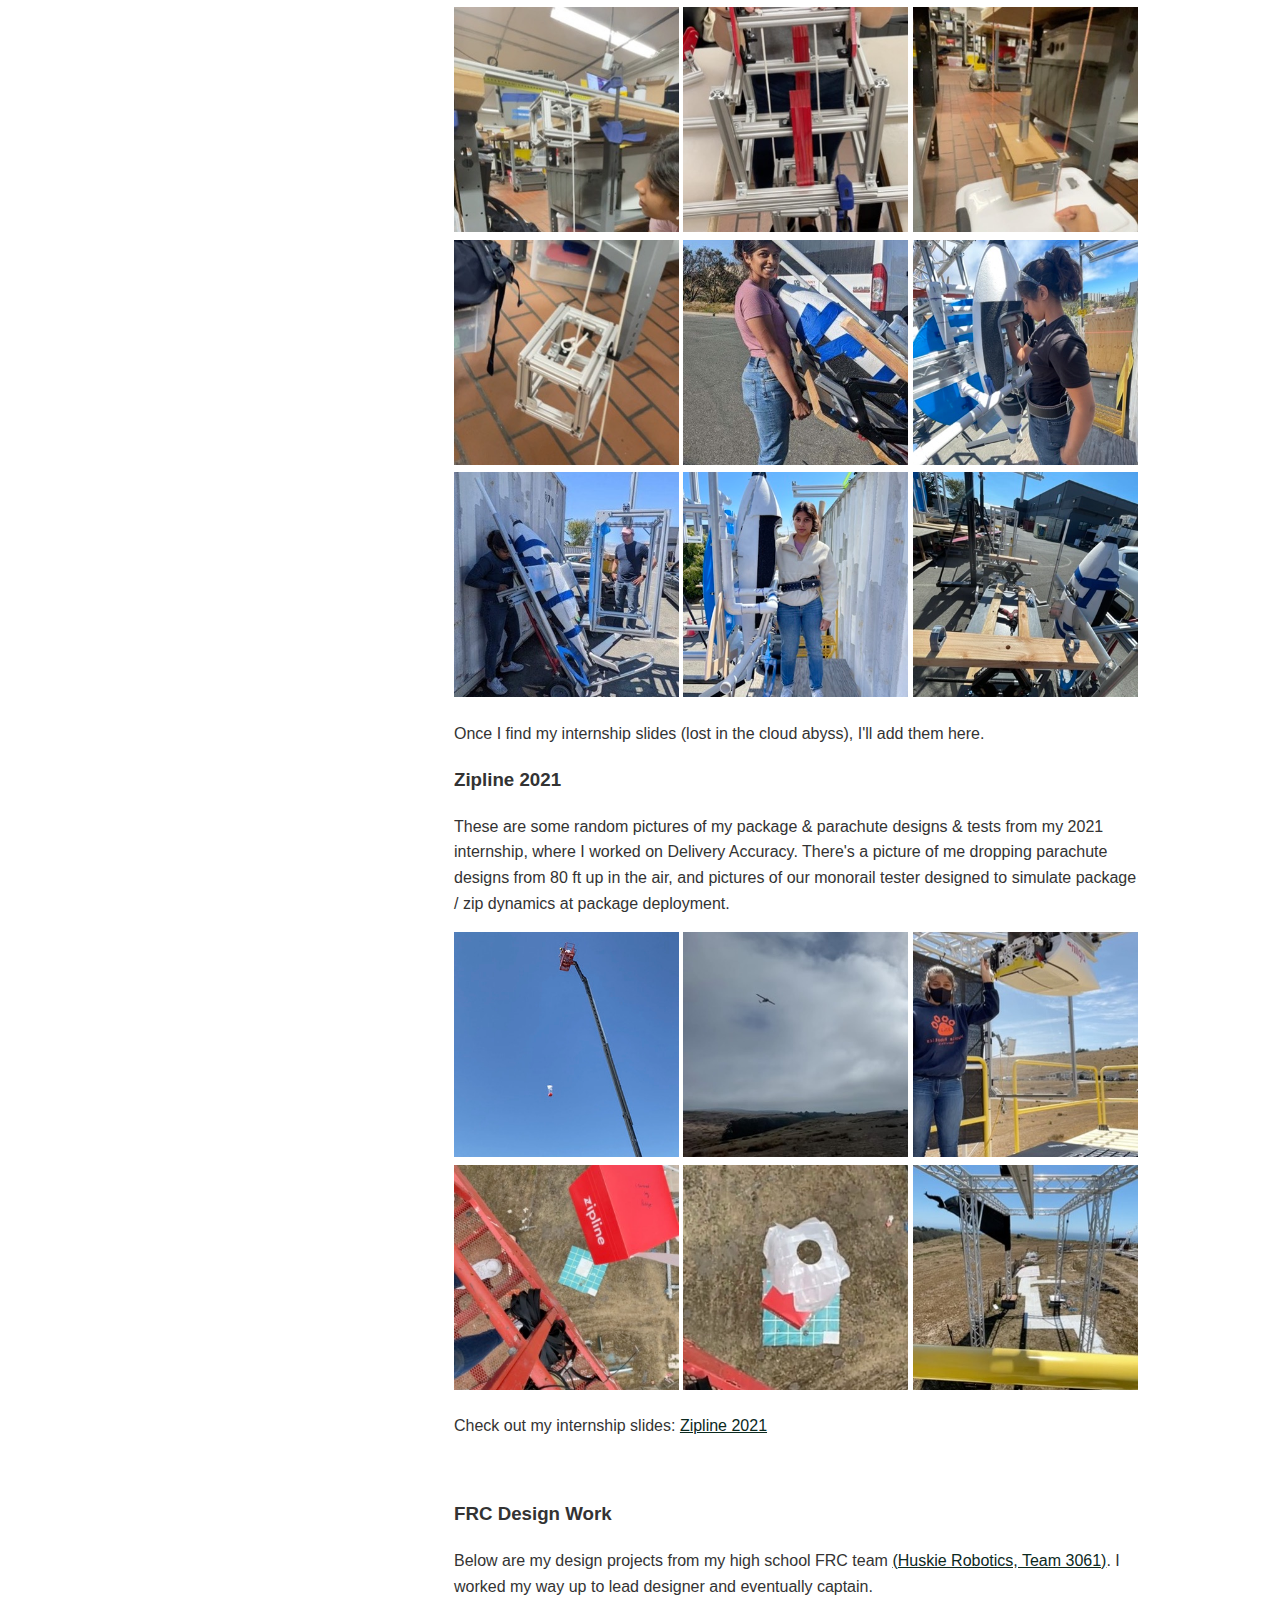
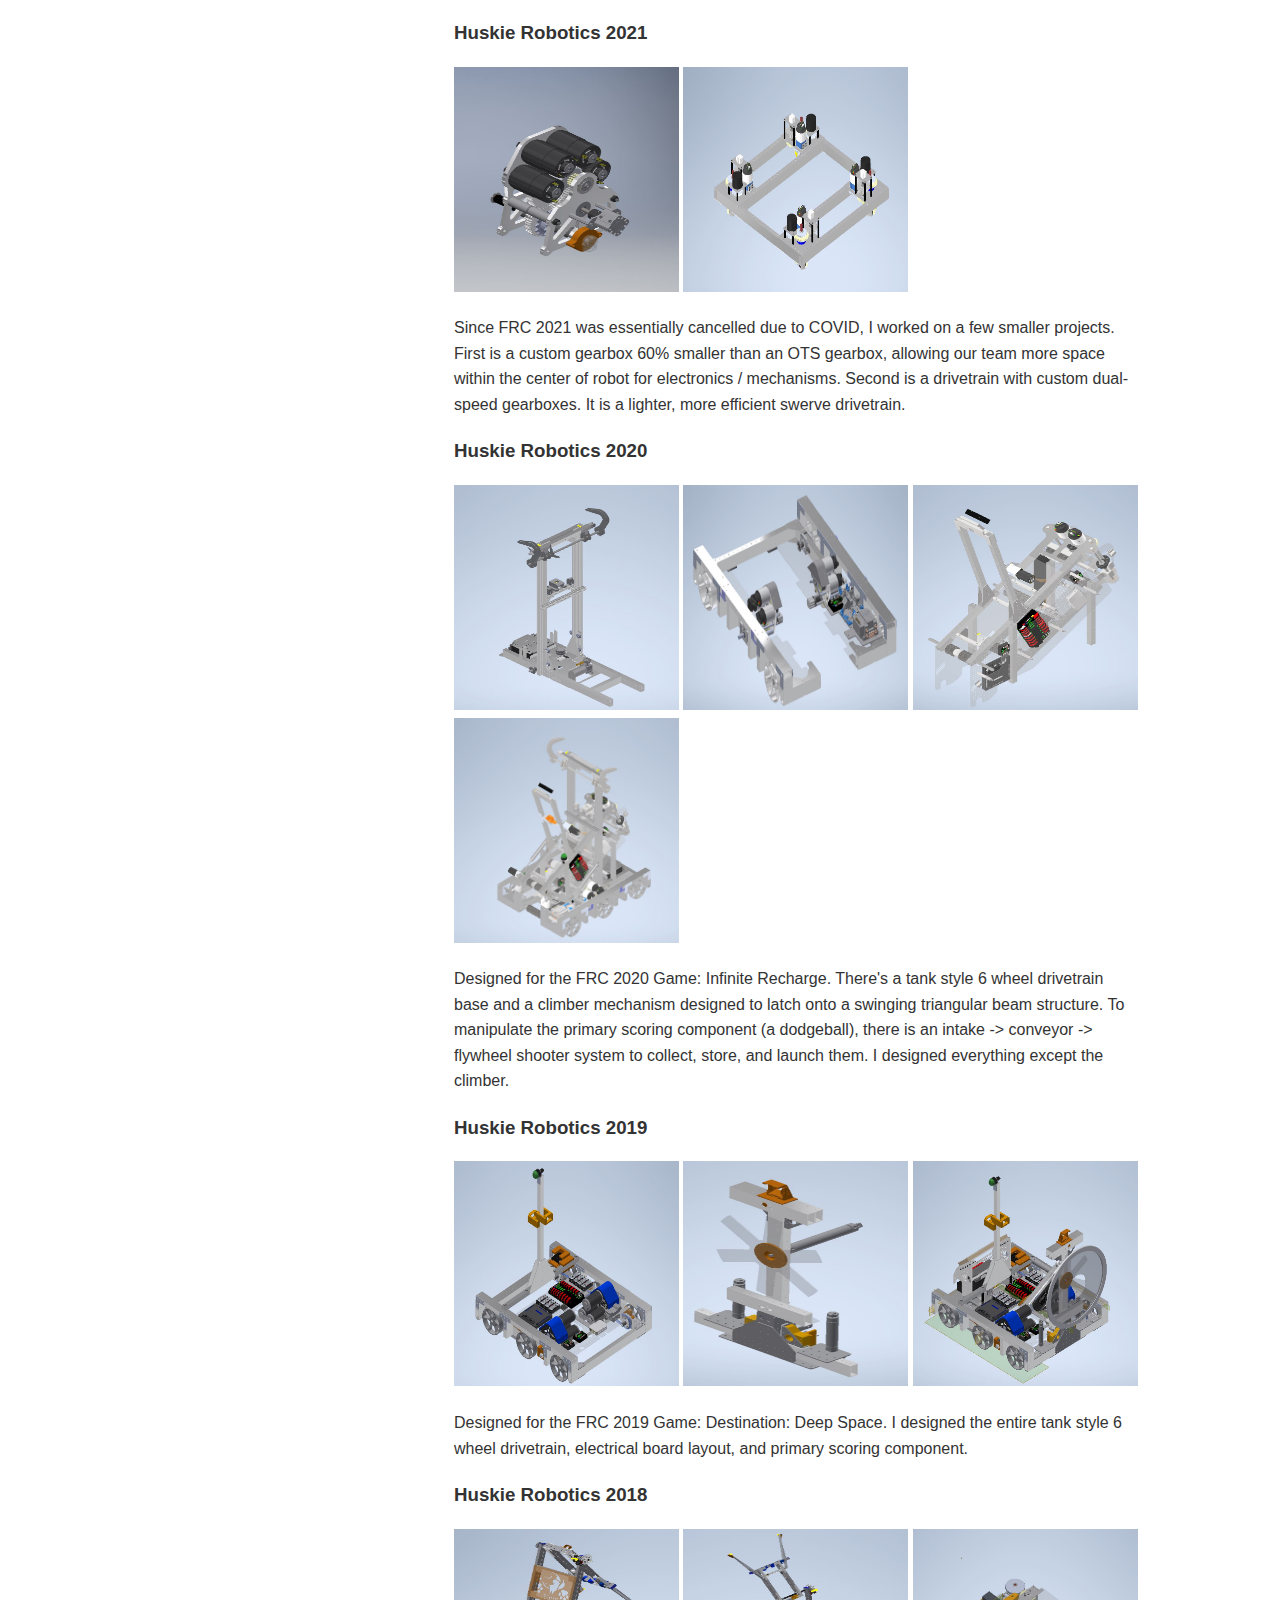
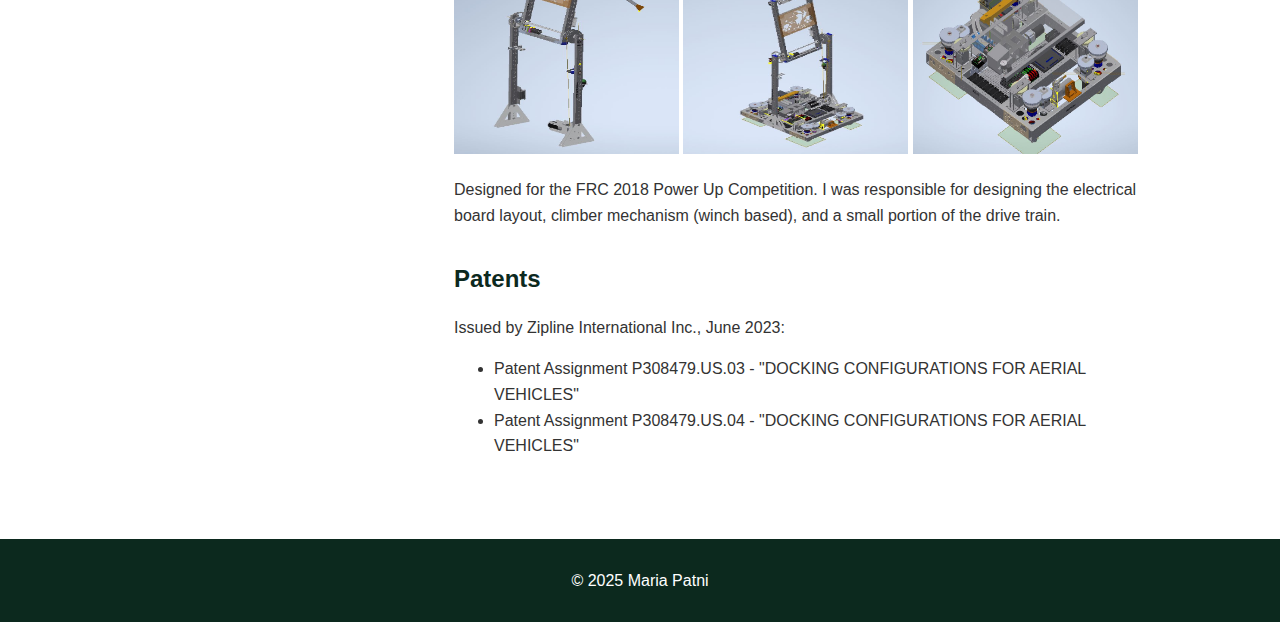
<file: index_old.html>
<!DOCTYPE html>
<html lang="en">
<head>
    <meta charset="UTF-8">
    <meta name="viewport" content="width=device-width, initial-scale=1.0, minimum-scale=1.0">
    <meta name="description" content="Personal Website">
    <title>maria patni</title>
    <meta name="theme-color" content="#0c291e">
    <meta name="apple-mobile-web-app-capable" content="yes">
    <meta name="apple-mobile-web-app-status-bar-style" content="black">
    <style>
        /* Global Styles */
        body {
            margin: 0;
            font-family: -apple-system, BlinkMacSystemFont, 'Segoe UI', Roboto, sans-serif;
            line-height: 1.6;
            background: #ffffff;
            color: #333333;
            display: block;
            height: 100%;
            padding-top: 100px;
        }

        .container {
            max-width: 1000px;
            margin: 0 auto;
            padding: 0 1rem;
        }

        .profile-image {
            width: 300px; /* Increased size for better visibility */
            height: 300px; /* Increased size for better visibility */
            border-radius: 50%;
            margin-bottom: 1rem;
        }

        .student-type {
            font-size: 1rem; /* Added font size for clarity */
            margin: 1rem 0; /* Added margin for spacing */
        }

        .cv-link {
            margin-top: 1rem; /* Added margin for spacing */
        }

        .profile-section {
            display: flex;
            gap: 4rem;
            margin-top: 2rem;
        }

        .profile-sidebar {
            flex: 0 0 250px;
        }

        .profile-content {
            flex: 1;
        }

        .profile-image {
            width: 200px;
            height: 200px;
            border-radius: 50%;
            margin-bottom: 1rem;
        }

        .contact-links {
            list-style: none;
            padding: 0;
            margin: 1rem 0;
        }

        .contact-links li {
            margin: 0.5rem 0;
        }

        .contact-links a {
            color: #0c291e;
            text-decoration: none;
            display: flex;
            align-items: center;
            gap: 0.5rem;
        }

        h1 {
            font-size: 2rem;
            color: #0c291e;
            margin: 0;
        }

        h2 {
            font-size: 1.5rem;
            color: #0c291e;
            margin: 2rem 0 1rem;
        }

        a {
            color: #0c291e;
        }

        /* Add these new styles after your existing styles */
        .experience-item {
            margin: 2rem 0;
            padding: 1.5rem;
            border-left: 4px solid #0c291e;
            background: rgba(12, 41, 30, 0.03);
            border-radius: 0 8px 8px 0;
        }

        .experience-item h3 {
            color: #0c291e;
            margin-top: 0;
            margin-bottom: 0.5rem;
            border-bottom: 1px solid rgba(12, 41, 30, 0.2);
            padding-bottom: 0.5rem;
        }

        .experience-item p {
            margin-bottom: 0;
        }

        /* Add these new styles */
        header {
            background: #0c291e;
            padding: 0.8rem 0;
            box-shadow: 0 2px 8px rgba(0,0,0,0.1);
            position: fixed;
            width: 100%;
            top: 0;
            transition: top 0.3s ease-in-out;
            z-index: 1000;
        }

        footer {
            background: #0c291e;
            color: #ffffff;
            padding: 0.8rem 0;
            margin-top: 4rem;
        }

        nav {
            display: flex;
            justify-content: flex-start;
            gap: 2rem;
        }

        nav a {
            color: #ffffff;
            text-decoration: none;
            padding: 0.3rem 1rem;
            border-radius: 20px;
            transition: all 0.3s ease;
            font-weight: 500;
        }

        nav a:hover {
            background: rgba(255, 255, 255, 0.1);
            transform: translateY(-2px);
        }

        .header-container {
            max-width: 1000px;
            margin: 0 auto;
            padding: 0 1rem;
        }

        .footer-container {
            max-width: 1000px;
            margin: 0 auto;
            padding: 0 1rem;
            text-align: center;
        }

        /* Add these new styles for the mobile menu */
        .mobile-menu-button {
            display: none;
            position: fixed;
            left: 20px;
            top: 15px;
            z-index: 1001;
            background: none;
            border: none;
            color: white;
            font-size: 24px;
            cursor: pointer;
            padding: 5px;
        }

        .sidebar-overlay {
            display: none;
            position: fixed;
            top: 0;
            left: 0;
            right: 0;
            bottom: 0;
            background: rgba(0, 0, 0, 0.5);
            z-index: 998;
        }

        @media screen and (max-width: 768px) {
            .mobile-menu-button {
                display: block;
            }

            .profile-sidebar {
                position: fixed;
                left: -100%;
                top: 0;
                height: 100vh;
                width: 80%;
                max-width: 300px;
                background: #0c291e;
                z-index: 999;
                padding: 20px;
                transition: left 0.3s ease;
                overflow-y: auto;
                box-shadow: 2px 0 5px rgba(0, 0, 0, 0.2);
            }

            .profile-sidebar.active {
                left: 0;
            }

            .sidebar-overlay.active {
                display: block;
            }

            .profile-sidebar .close-button {
                position: absolute;
                right: 20px;
                top: 20px;
                background: none;
                border: none;
                color: white;
                font-size: 24px;
                cursor: pointer;
                display: none; /* Hide close button in web mode */
            }

            @media screen and (max-width: 768px) {
                .profile-sidebar .close-button {
                    display: block; /* Show close button in mobile mode */
                }
            }

            /* Adjust header for menu button */
            .header-container {
                padding-left: 60px;
            }

            .profile-sidebar.active .contact-links a {
                color: #f5f5dc; /* Cream color when sidebar is active in mobile */
            }
        }

        .profile-sidebar p {
            color: #666666; /* Light gray color */
            margin: 0.5rem 0;
        }

        @media screen and (max-width: 768px) {
            /* ... existing mobile styles ... */
            
            .profile-sidebar.active p {
                color: #cccccc; /* Lighter gray for mobile menu */
            }
        }
    </style>
</head>
<body>
    <header>
        <div class="header-container">
            <nav>
                <a href="#home">Home</a>
                <a href="#experience">Experience</a>
                <a href="#research-portfolio">Research</a>
                <a href="#design-portfolio">Design</a>
            </nav>
        </div>
    </header>

    <div class="container">
        <div id="home" class="profile-section">
            <div class="profile-sidebar">
                <div class="profile-image-container">
                    <img src="./images/headshot.png" alt="Profile photo" class="profile-image">
                </div>
                <h1>Maria Patni</h1>
                <p>Robotics Software Engineer</p>
                
                <ul class="contact-links">
                    <li><a href="https://robotics.umich.edu/"><i class="fas fa-map-marker"></i> University of Michigan</a></li>
                    <li><a href="mailto:mpatni@umich.edu"><i class="fas fa-envelope"></i> mpatni@umich.edu</a></li>
                    <li><a href="https://github.com/mariapatni"><i class="fab fa-github"></i> GitHub</a></li>
                    <li><a href="https://www.linkedin.com/in/mariapatni/"><i class="fab fa-linkedin"></i> LinkedIn</a></li>
                    <li><a href="files/resume.pdf" class="cv-link"><i class="fas fa-file"></i> View CV</a></li>
                </ul>
            </div>

            <div class="profile-content">
                <h2>Background</h2>
                <p>Hi! Thanks for visiting my page.</p>

                <p>I just graduated from the University of Michigan with a degree in Computer Science, with experience in robotics, mechanical design, and software engineering. I currently work in the <a href="https://mmintlab.com">Manipulation and Machine Intelligence (MMINT) Lab</a> under Dr. Nima Fazeli. My broader interests span perception, mechanical design, and ML applications at the intersection of robotics and medicine.</p>


                <h2>Research Interests</h2>
                <ul>
                    <li>Model-based planning and control</li>
                    <li>ML applications in visiotactile perception</li>
                </ul>

                <h2 id="experience">Experience</h2>


                <div class="experience-item">   
                    <h3>MMINT Lab (September 2024 - Present)</h3>
                    <div class="experience-content">
                        <img src="./images/logos/mmint.png" alt="MMINT Logo" style="float: left; width: 125px; height: auto; margin-right: 20px; margin-bottom: 20px;">
                        <p>Currently building a contrastive model to efficiently learn visiotactile representations of rigid and deformable objects.</p>
                    </div>
                </div>

                <div class="experience-item">   
                    <h3>Viam (May 2024 - August 2024)</h3>
                    <div class="experience-content">
                        <img src="./images/logos/viam.jpeg" alt="Viam Logo" style="float: left; width: 125px; height: auto; margin-right: 20px;">
                        <p>I expanded hardware support for processors. My main project was developing a custom pin control library for the RaspberryPi5, supporting features like PWM, GPIO, and pull up/down resistors. I also integrated MIMO capabilities into Viam's control systems package to enhance PID controller performance.</p>
                    </div>
                </div>

                <div class="experience-item">
                    <h3>EverestLabs (May 2023 - August 2023)</h3>
                    <img src="./images/logos/everestlabs.jpeg" alt="EverestLabs Logo" style="float: left; width: 125px; height: auto; margin-right: 20px;">
                    <p>I improved pick point accuracy for a FANUC robot arm in the context of waste management/sorting. I prototyped six different algorithms for determining optimal contact surfaces and built infrastructure for object height data collection and depth map generation through preliminary testing.</p>
                </div>

                <div class="experience-item">
                    <h3>Zipline (May 2022 - August 2022)</h3>
                    <img src="./images/logos/zipline.jpeg" alt="Zipline Logo" style="float: left; width: 125px; height: auto; margin-right: 20px;">
                    <p>I worked on drone serviceability solutions and site integration. I designed and built prototypes for various drone serviceability concepts and ground support equipment. My work led to being listed as an inventor on two patents filed in 2023.</p>
                </div>

                <div class="experience-item">
                    <h3>Georgia Tech Biorobotics and Human Modeling Lab (September 2021 - May 2022)</h3>
                    <img src="./images/logos/gt.jpeg" alt="BRHL Logo" style="float: left; width: auto; height: 125px; margin-right: 20px; margin-bottom: 100px;">
                    <p>As an undergraduate researcher at <a href="https://www.biorobotics.gatech.edu/wp/">BRHML</a>, I worked on two major projects:</p>
                    <ul>
                        <li>A vascular access cannulation device, collaborating with Emory School of Medicine to improve vein visibility during IV insertion for hypovolemic patients</li>
                        <li>The AutoSpine Robot project, where I designed a body-conforming mounting system with 6 degrees of freedom for performing radiofrequency ablation procedures</li>
                    </ul>
                </div>

                <div class="experience-item">
                    <h3>Zipline (June 2021 - August 2021)</h3>
                    <img src="./images/logos/zipline.jpeg" alt="Zipline Logo" style="float: left; width: 125px; height: auto; margin-right: 20px;">
                    <p>I focused on improving delivery accuracy for drone operations. I created standardized testing procedures for mass testing and package behavior analysis, investigated outlier delivery cases, and identified/implemented mechanical design changes that improved drop accuracy by 30%.</p>
                </div>

                <div class="research-work" id="research-portfolio">
                    <h2>Research Work</h2>
                    <p>I'm currently working on a contrastive model to efficiently learn visiotactile representations of rigid and deformable objects. Basically what that means is I'm trying to have a model learn the relationship between touch and feel for objects, soft and hard. <br><br> The ultimate goal is to have a model that knows what an object feels like before it gets to touch it based on what it's seen/felt before. </p>
                    <p>I built a gripper (loosely based on the <a href="https://umi-gripper.github.io/"> UMI Gripper</a>) that uses DIGIT Sensors & Realsense Cameras to record tactile and vision data as I grasp different objects. I feed this data to a model that will learn these assosciations (hopefully soon, it's a work in progress!). Here's some pictures of the gripper in action collecting data on a lego duplo block: </p>
                    
                    <img src="./images/portfolio/2025-mmint/img1.jpg" alt="Gripper" style="width: 225px; height: 225px; object-fit: cover;">
                    <img src="./images/portfolio/2025-mmint/img2.jpg" alt="Gripper IRL" style="width: 225px; height: 225px; object-fit: cover;">
                    <img src="./images/portfolio/2025-mmint/img3.jpg" alt="Data Collection" style="width: 225px; height: 225px; object-fit: cover; object-position: left;">
                    
                    <p>Below are my work in progress slides for my research work. They're sloppy right now as I'm in the midst of it, but one I'm done with the project I'll have a refined github page / writeup. </p>
                    <p> Check out my slides
                        <a href="https://docs.google.com/presentation/d/1hf94aWmSOowyMaEo48KpNlIy4k6swOwoN5jf4G2fqBk/edit?usp=sharing">  here  </a>
                        <br>
                        and my repo
                        <a href="https://github.com/mariapatni/mmint-research"> here</a>   </p>
                </div>

                <h2 id="design-portfolio">Design Portfolio</h2>

                <div class="design-work" id="design-portfolio">

                    <div class="portfolio-section">
                        <h3>Zipline 2022</h3>  
                        <p>These are some pictures from my 2022 internship, where I designed initial prototypes for site shipper integration and serviceability solutions for Zipline's P2. At small and medium scale, I designed potential solutions for lowering charging docks and drones down to ground level when broken and later moving them to a servicing van.</p>
         
                        <img src="./images/portfolio/2022-Zipline/img1.jpeg" alt="2022 Project Image 1" style="width: 225px; height: 225px; object-fit: cover; object-position: top;">
                        <img src="./images/portfolio/2022-Zipline/img7.jpeg" alt="2022 Project Image 7" style="width: 225px; height: 225px; object-fit: cover;">
                        <img src="./images/portfolio/2022-Zipline/img8.jpeg" alt="2022 Project Image 8" style="width: 225px; height: 225px; object-fit: cover;">
                        <img src="./images/portfolio/2022-Zipline/img3.jpeg" alt="2022 Project Image 2" style="width: 225px; height: 225px; object-fit: cover; object-position: bottom;">
                        <img src="./images/portfolio/2022-Zipline/img2.jpeg" alt="2022 Project Image 3" style="width: 225px; height: 225px; object-fit: cover; object-position: right;">
                        <img src="./images/portfolio/2022-Zipline/img4.jpeg" alt="2022 Project Image 4" style="width: 225px; height: 225px; object-fit: cover;">
                        <img src="./images/portfolio/2022-Zipline/img6.jpeg" alt="2022 Project Image 6" style="width: 225px; height: 225px; object-fit: cover;">
                        <img src="./images/portfolio/2022-Zipline/img10.jpeg" alt="2022 Project Image 10" style="width: 225px; height: 225px; object-fit: cover;">
                        <img src="./images/portfolio/2022-Zipline/img11.jpeg" alt="2022 Project Image 11" style="width: 225px; height: 225px; object-fit: cover;">
        
                        <p> Once I find my internship slides (lost in the cloud abyss), I'll add them here. </p>
                    </div>

                    <div class="portfolio-section">
                        <h3>Zipline 2021</h3>  
                        <p>These are some random pictures of my package & parachute designs & tests from my 2021 internship, where I worked on Delivery Accuracy. There's a picture of me dropping parachute designs from 80 ft up in the air, and pictures of our monorail tester designed to simulate package / zip dynamics at package deployment.</p>
         
                        <img src="./images/portfolio/2021-Zipline/img1.JPG" alt="Launching a new parachute design from 80 ft up." style="width: 225px; height: 225px; object-fit: cover; object-position: top;">
                        <img src="./images/portfolio/2021-Zipline/img2.JPG" alt="Zips deploying a new package design" style="width: 225px; height: 225px; object-fit: cover; object-position: left;">
                        <img src="./images/portfolio/2021-Zipline/img3.JPG" alt="Testing zip/package dynamics at deployment using the monorail tester" style="width: 225px; height: 225px; object-fit: cover;">
                        <img src="./images/portfolio/2021-Zipline/img4.JPG" alt="2021 Project Image 3" style="width: 225px; height: 225px; object-fit: cover;">
                        <img src="./images/portfolio/2021-Zipline/img5.JPG" alt="2021 Project Image 4" style="width: 225px; height: 225px; object-fit: cover;">
                        <img src="./images/portfolio/2021-Zipline/img6.JPG" alt="2021 Project Image 5" style="width: 225px; height: 225px; object-fit: cover;">
                        <p> Check out my internship slides: <a href="https://docs.google.com/presentation/d/1Z5aFQwwZAG-OafvodlUwiQI8yGOC8ljtP9hDQ5aBbbI/edit?usp=sharing">Zipline 2021</a></p>
                    </div>

                    <br>

                    <h3>FRC Design Work</h3>
                    <p> Below are my design projects from my high school FRC team <a href="https://www.team3061.org/">(Huskie Robotics, Team 3061)</a>. I worked my way up to lead designer and eventually captain.</p>
                    
                    <div class="portfolio-section">
                        <h3>Huskie Robotics 2021</h3>           
                        <img src="./images/portfolio/2021/img1.JPG" alt="2021 Project Image 1" style="width: 225px; height: 225px;">
                        <img src="./images/portfolio/2021/img2.JPG" alt="2021 Project Image 2" style="width: 225px; height: 225px;">
                        <p>Since FRC 2021 was essentially cancelled due to COVID, I worked on a few smaller projects. First is a custom gearbox 60% smaller than an OTS gearbox, allowing our team more space within the center of robot for electronics / mechanisms. Second is a drivetrain with custom dual-speed gearboxes. It is a lighter, more efficient swerve drivetrain.</p>
                    </div>

                    <div class="portfolio-section">
                        <h3>Huskie Robotics 2020</h3>           
                        <img src="./images/portfolio/2020/img1.jpg" alt="2020 Project Image 1" style="width: 225px; height: 225px;">
                        <img src="./images/portfolio/2020/img2.jpg" alt="2020 Project Image 2" style="width: 225px; height: 225px;">
                        <img src="./images/portfolio/2020/img3.JPG" alt="2020 Project Image 3" style="width: 225px; height: 225px;">
                        <img src="./images/portfolio/2020/img4.JPG" alt="2020 Project Image 3" style="width: 225px; height: 225px;">
                        <p>Designed for the FRC 2020 Game: Infinite Recharge. There's a tank style 6 wheel drivetrain base and a climber mechanism designed to latch onto a swinging triangular beam structure. To manipulate the primary scoring component (a dodgeball), there is an intake -> conveyor -> flywheel shooter system to collect, store, and launch them. I designed everything except the climber.</p>
                    </div>

                    <div class="portfolio-section">
                        <h3>Huskie Robotics 2019</h3>
                        <img src="./images/portfolio/2019/img1.JPG" alt="2019 Project Image 1" style="width: 225px; height: 225px;">
                        <img src="./images/portfolio/2019/img2.jpg" alt="2019 Project Image 2" style="width: 225px; height: 225px;">
                        <img src="./images/portfolio/2019/img3.jpg" alt="2019 Project Image 3" style="width: 225px; height: 225px;">
                        <p>Designed for the FRC 2019 Game: Destination: Deep Space. I designed the entire tank style 6 wheel drivetrain, electrical board layout, and primary scoring component.</p>
                    </div>

                    <div class="portfolio-section">
                        <h3>Huskie Robotics 2018</h3>
                        <img src="./images/portfolio/2018/img1.jpg" alt="2018 Project Image 1" style="width: 225px; height: 225px;">
                        <img src="./images/portfolio/2018/img2.jpg" alt="2018 Project Image 2" style="width: 225px; height: 225px;">
                        <img src="./images/portfolio/2018/img3.jpg" alt="2018 Project Image 3" style="width: 225px; height: 225px;">
                        <p>Designed for the FRC 2018 Power Up Competition. I was responsible for designing the electrical board layout, climber mechanism (winch based), and a small portion of the drive train.</p>
                    </div>
                </div>

                <h2>Patents</h2>
                <p>Issued by Zipline International Inc., June 2023:</p>
                <ul>
                    <li>Patent Assignment P308479.US.03 - "DOCKING CONFIGURATIONS FOR AERIAL VEHICLES"</li>
                    <li>Patent Assignment P308479.US.04 - "DOCKING CONFIGURATIONS FOR AERIAL VEHICLES"</li>
                </ul>
            </div>
        </div>
    </div>

    <footer>
        <div class="footer-container">
            <p>© 2025 Maria Patni</p>
        </div>
    </footer>

    <button class="mobile-menu-button" aria-label="Menu">☰</button>
    <div class="sidebar-overlay"></div>

    <script>
        let lastScrollPosition = window.pageYOffset;
        let ticking = false;
        
        window.addEventListener('scroll', function() {
            if (!ticking) {
                window.requestAnimationFrame(function() {
                    const currentScrollPosition = window.pageYOffset;
                    const header = document.querySelector('header');
                    
                    if (currentScrollPosition < lastScrollPosition || currentScrollPosition < 50) {
                        header.style.top = '0';
                    } else {
                        header.style.top = '-60px';
                    }
                    
                    lastScrollPosition = currentScrollPosition;
                    ticking = false;
                });
                
                ticking = true;
            }
        });

        document.querySelectorAll('a, button').forEach(element => {
            element.addEventListener('touchstart', function() {
                this.style.opacity = '0.7';
            });
            element.addEventListener('touchend', function() {
                this.style.opacity = '1';
            });
        });

        // Mobile menu functionality
        const menuButton = document.querySelector('.mobile-menu-button');
        const sidebar = document.querySelector('.profile-sidebar');
        const overlay = document.querySelector('.sidebar-overlay');

        function toggleMenu() {
            sidebar.classList.toggle('active');
            overlay.classList.toggle('active');
            document.body.style.overflow = sidebar.classList.contains('active') ? 'hidden' : '';
        }

        menuButton?.addEventListener('click', toggleMenu);
        overlay?.addEventListener('click', toggleMenu);

        // Close menu when clicking a link
        sidebar.querySelectorAll('a').forEach(link => {
            link.addEventListener('click', () => {
                if (window.innerWidth <= 768) {
                    toggleMenu();
                }
            });
        });

        // Handle resize
        window.addEventListener('resize', () => {
            if (window.innerWidth > 768) {
                sidebar.classList.remove('active');
                overlay.classList.remove('active');
                document.body.style.overflow = '';
            }
        });
    </script>
</body>
</html>
</file>
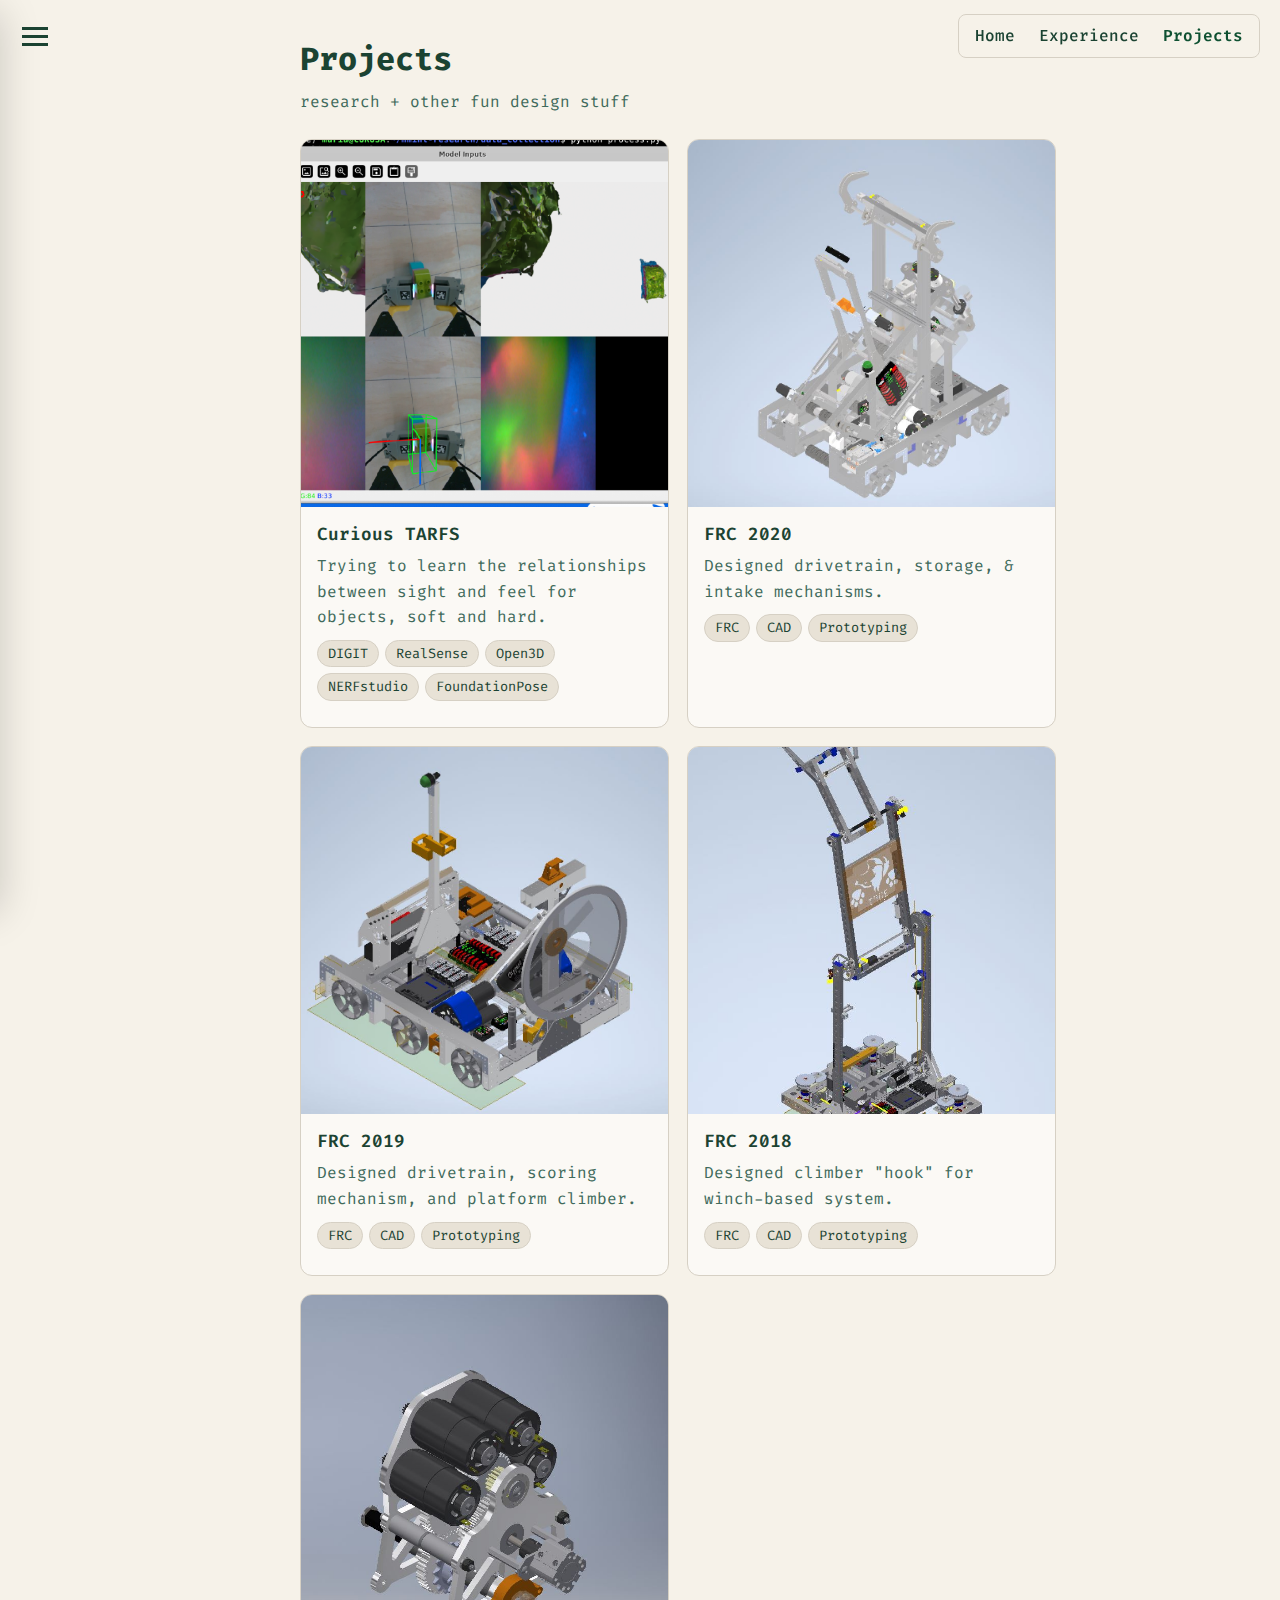
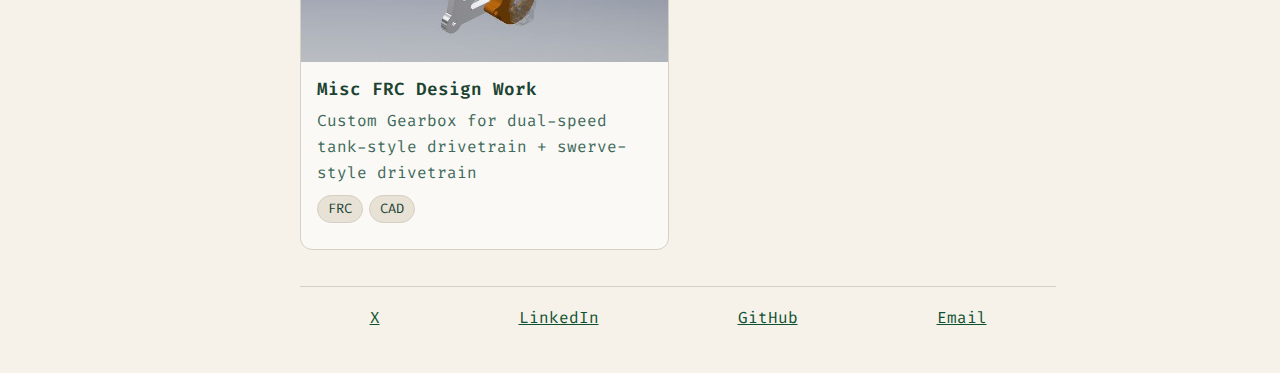
<file: projects.html>
<!doctype html>
<html lang="en">
<head>
  <meta charset="utf-8" />
  <meta name="viewport" content="width=device-width, initial-scale=1" />
  <title>Projects — Maria Patni</title>
  <meta name="description" content="Projects by Maria Patni — robotics, 3D vision, and ML." />
  <link href="https://fonts.googleapis.com/css2?family=Fira+Code:wght@400;600&display=swap" rel="stylesheet">
  <style>
    :root {
      --bg: #f6f2e9;       /* light beige */
      --fg: #1b4332;       /* dark earthy green */
      --muted: #406a5b;    /* softer green */
      --rule: #d6d0c4;     /* divider */
      --link: #0f5132;     /* link */
      --chip: #e8e2d6;     /* tag chip bg */
      --maxw: 880px;
      --radius: 12px;
      --shadow: 0 6px 18px rgba(0,0,0,.08);
    }
    * { box-sizing: border-box; }
    body { margin: 0; font-family: 'Fira Code', monospace; background: var(--bg); color: var(--fg); line-height: 1.6; }
    a { color: var(--link); text-decoration: underline; }

    header { border-bottom: 1px solid var(--rule); padding: 10px 20px; display: flex; gap: 24px; font-size: 16px; }
    header a { color: var(--fg); text-decoration: none; }
    header a:hover { text-decoration: underline; }

    .top-nav { 
      position: absolute; 
      top: 14px; 
      right: 20px; 
      z-index: 1000; 
      display: flex; 
      gap: 24px; 
      font-size: 16px; 
      background: rgba(246, 242, 233, 0.9); 
      backdrop-filter: blur(8px);
      padding: 8px 16px;
      border-radius: 8px;
      border: 1px solid var(--rule);
    }
    .top-nav a { color: var(--fg); text-decoration: none; font-weight: 500; }
    .top-nav a:hover { text-decoration: underline; }
    .top-nav a.active { color: var(--link); font-weight: 600; }

    .container { max-width: var(--maxw); margin: 0 auto; padding: 24px 24px 24px 100px; }
    .page-title { font-size: 2rem; margin: 10px 0 4px; }
    .subtitle { color: var(--muted); margin: 0 0 24px; }

    /* grid */
    .grid { display: grid; grid-template-columns: repeat(2, 1fr); gap: 18px; }
    .card { grid-column: auto; background: #fff8; border: 1px solid var(--rule); border-radius: var(--radius); overflow: hidden; transition: transform .15s ease, box-shadow .15s ease; }
    .card:hover { transform: translateY(-2px); box-shadow: var(--shadow); }
    .thumb { width: 100%; aspect-ratio: 1; object-fit: cover; display: block; background: #eae6dc; }

    .card-body { padding: 14px 16px 16px; }
    .card-title { margin: 0 0 4px; font-size: 1.1rem; font-weight: 600; }
    .card-desc { margin: 0 0 10px; color: var(--muted); }

    .chips { display: flex; flex-wrap: wrap; gap: 6px; margin: 6px 0 10px; }
    .chip { background: var(--chip); color: var(--fg); border: 1px solid var(--rule); border-radius: 999px; padding: 2px 10px; font-size: 0.85rem; }

    .links { display: flex; gap: 14px; }
    .links a { text-decoration: underline; }

    /* @media (max-width: 900px) { .card { grid-column: span 12; } } */

    footer { display: flex; justify-content: space-around; border-top: 1px solid var(--rule); margin-top: 36px; padding: 18px 0;     }
  </style>
</head>
<body>
  <script src="menu.js"></script>

  <!-- Top Navigation Bar -->
  <nav class="top-nav">
    <a href="index.html">Home</a>
    <a href="experience.html">Experience</a>
    <a href="projects.html" class="active">Projects</a>
  </nav>

  <main class="container">
    <h1 class="page-title">Projects</h1>
    <p class="subtitle">research + other fun design stuff</p>

    <section class="grid">
        <!-- MMINT Research -->
        <article class="card" id="mmint">
          <img class="thumb" src="images/portfolio/2025-mmint/img3.jpg" alt="MMINT lab research overview" />
          <div class="card-body">
            <h3 class="card-title">Curious TARFS</h3>
            <p class="card-desc">Trying to learn the relationships between sight and feel for objects, soft and hard.</p>
            <div class="chips">
              <span class="chip">DIGIT</span><span class="chip">RealSense</span><span class="chip">Open3D</span><span class="chip">NERFstudio</span><span class="chip">FoundationPose</span>
            </div>
          </div>
        </article>
      
        <!-- FRC 2020 -->
        <article class="card" id="frc-2020">
          <img class="thumb" src="images/portfolio/2020/img4.JPG" alt="FRC 2020 robot" />
          <div class="card-body">
            <h3 class="card-title">FRC 2020</h3>
            <p class="card-desc">Designed drivetrain, storage, & intake mechanisms.</p>
            <div class="chips">
              <span class="chip">FRC</span><span class="chip">CAD</span><span class="chip">Prototyping</span>
            </div>
          </div>
        </article>
      
        <!-- FRC 2019 -->
        <article class="card" id="frc-2019">
            <img class="thumb" src="images/portfolio/2019/img3.jpg" alt="FRC 2019 robot" />
            <div class="card-body">
              <h3 class="card-title">FRC 2019</h3>
              <p class="card-desc">Designed drivetrain, scoring mechanism, and platform climber.</p>
              <div class="chips">
                <span class="chip">FRC</span><span class="chip">CAD</span><span class="chip">Prototyping</span>
              </div>
            </div>
          </article>
      
        <!-- FRC 2018 -->
        <article class="card" id="frc-2018">
            <img class="thumb" src="images/portfolio/2018/img2.jpg" alt="FRC 2018 robot" />
            <div class="card-body">
              <h3 class="card-title">FRC 2018</h3>
              <p class="card-desc">Designed climber "hook" for winch-based system.</p>
              <div class="chips">
                <span class="chip">FRC</span><span class="chip">CAD</span><span class="chip">Prototyping</span>
              </div>
            </div>
          </article>

       <!-- FRC Misc -->
       <article class="card" id="frc-misc">
        <img class="thumb" src="images/portfolio/2021/img1.JPG" alt="FRC Misc Design Work" />
        <div class="card-body">
          <h3 class="card-title">Misc FRC Design Work</h3>
          <p class="card-desc">Custom Gearbox for dual-speed tank-style drivetrain + swerve-style drivetrain</p>
          <div class="chips">
            <span class="chip">FRC</span><span class="chip">CAD</span>
          </div>
        </div>
      </article>

    </section>

    <footer>
      <a href="https://x.com/mariafpatni" target="_blank">X</a>
      <a href="https://linkedin.com/in/mariapatni" target="_blank">LinkedIn</a>
      <a href="https://github.com/mariapatni" target="_blank">GitHub</a>
      <a href="mailto:mpatni@umich.edu" target="_blank">Email</a>
    </footer>
  </main>
</body>
</html>
</file>
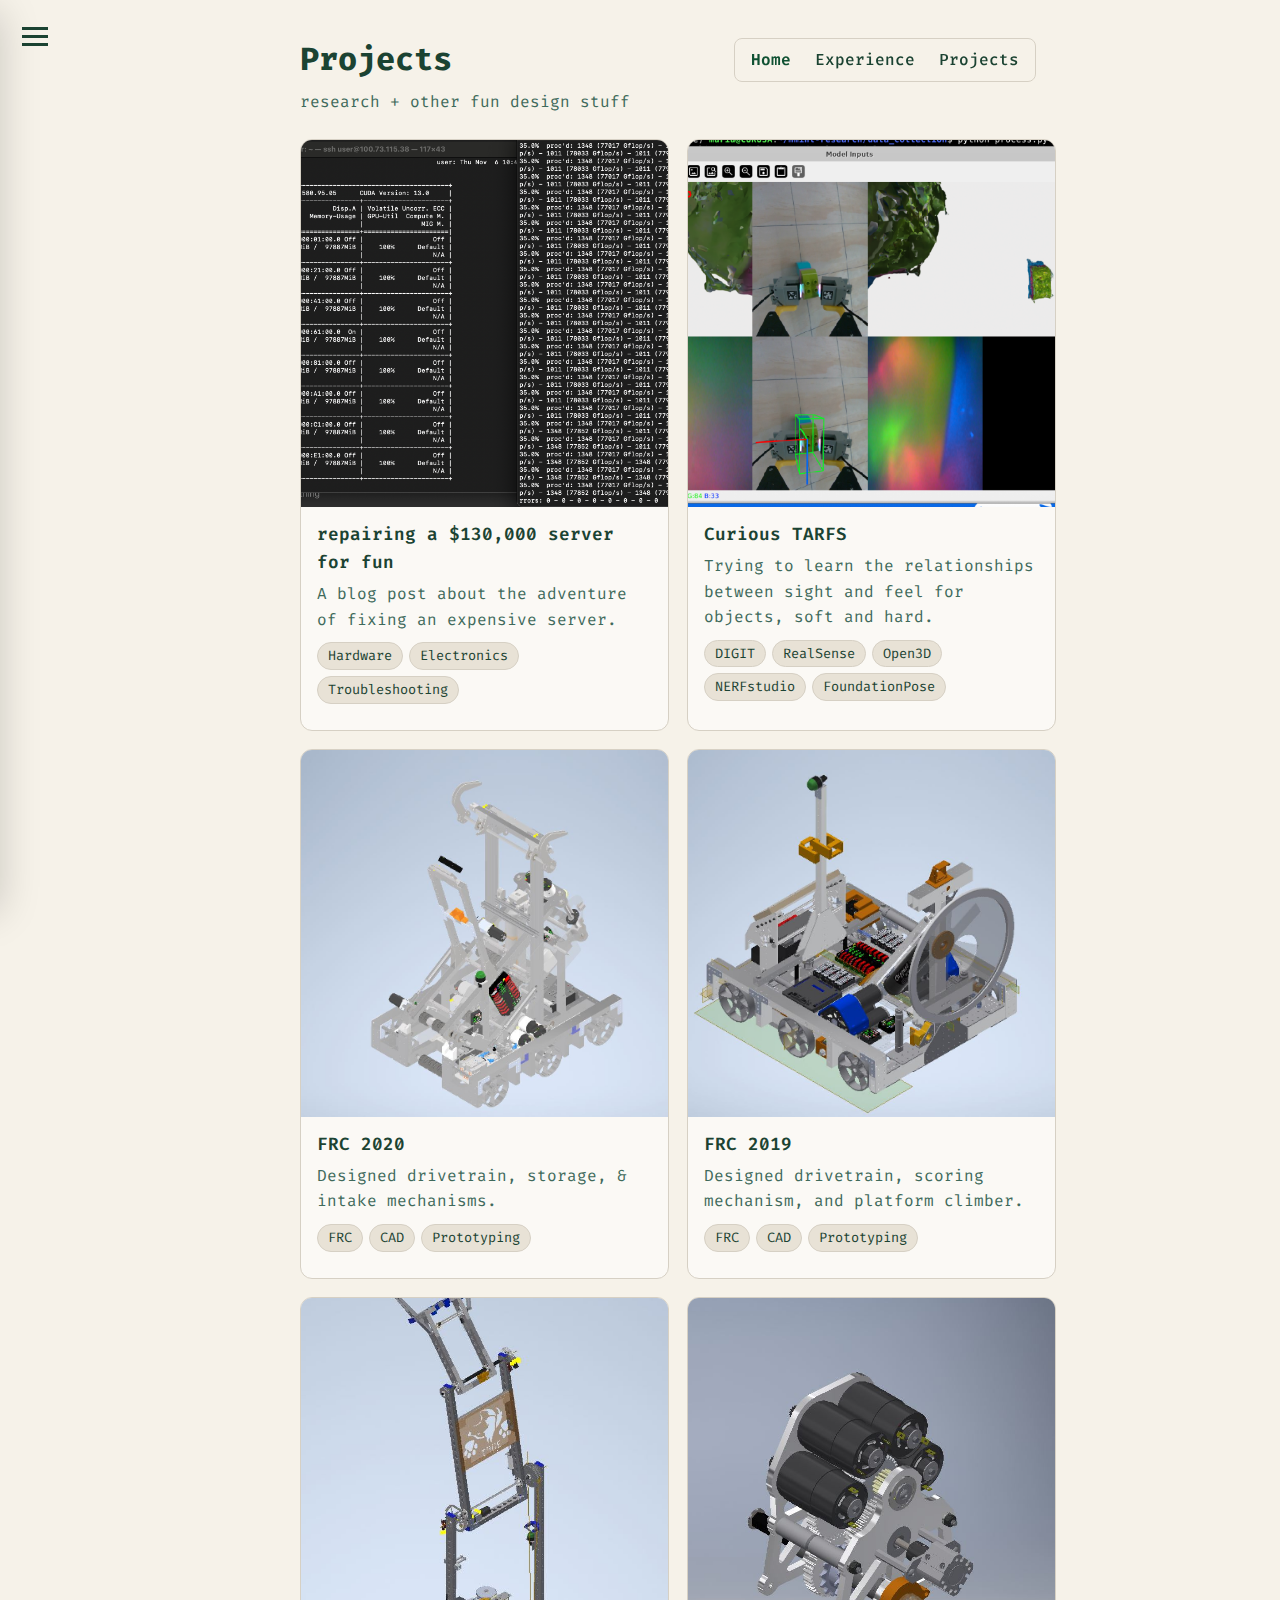
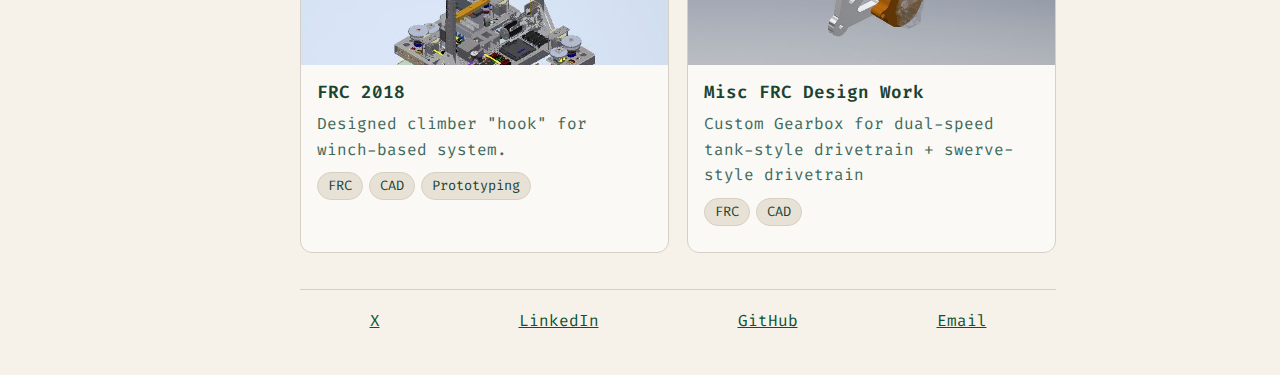
<file: projects.old.html>
<!doctype html>
<html lang="en">
<head>
  <meta charset="utf-8" />
  <meta name="viewport" content="width=device-width, initial-scale=1" />
  <title>Projects — Maria Patni</title>
  <meta name="description" content="Projects by Maria Patni — robotics, 3D vision, and ML." />
  <link href="https://fonts.googleapis.com/css2?family=Fira+Code:wght@400;600&display=swap" rel="stylesheet">
  <style>
    :root {
      --bg: #f6f2e9;       /* light beige */
      --fg: #1b4332;       /* dark earthy green */
      --muted: #406a5b;    /* softer green */
      --rule: #d6d0c4;     /* divider */
      --link: #0f5132;     /* link */
      --chip: #e8e2d6;     /* tag chip bg */
      --maxw: 880px;
      --radius: 12px;
      --shadow: 0 6px 18px rgba(0,0,0,.08);
    }
    * { box-sizing: border-box; }
    body { margin: 0; font-family: 'Fira Code', monospace; background: var(--bg); color: var(--fg); line-height: 1.6; }
    a { color: var(--link); text-decoration: underline; }

    header { border-bottom: 1px solid var(--rule); padding: 10px 20px; display: flex; gap: 24px; font-size: 16px; }
    header a { color: var(--fg); text-decoration: none; }
    header a:hover { text-decoration: underline; }

    .top-nav { 
      position: absolute; 
      top: 14px; 
      right: 20px; 
      z-index: 1000; 
      display: flex; 
      gap: 24px; 
      font-size: 16px; 
      background: rgba(246, 242, 233, 0.9); 
      backdrop-filter: blur(8px);
      padding: 8px 16px;
      border-radius: 8px;
      border: 1px solid var(--rule);
    }
    .top-nav a { color: var(--fg); text-decoration: none; font-weight: 500; }
    .top-nav a:hover { text-decoration: underline; }
    .top-nav a.active { color: var(--link); font-weight: 600; }

    .container { max-width: var(--maxw); margin: 0 auto; padding: 24px 24px 24px 100px; }
    .page-title { font-size: 2rem; margin: 10px 0 4px; }
    .subtitle { color: var(--muted); margin: 0 0 24px; }

    /* grid */
    .grid { display: grid; grid-template-columns: repeat(2, 1fr); gap: 18px; }
    .card { grid-column: auto; background: #fff8; border: 1px solid var(--rule); border-radius: var(--radius); overflow: hidden; transition: transform .15s ease, box-shadow .15s ease; }
    .card:hover { transform: translateY(-2px); box-shadow: var(--shadow); }
    .card-link { text-decoration: none; color: inherit; display: block; }
    .card-link:hover { text-decoration: none; }
    .thumb { width: 100%; aspect-ratio: 1; object-fit: cover; display: block; background: #eae6dc; }

    .card-body { padding: 14px 16px 16px; }
    .card-title { margin: 0 0 4px; font-size: 1.1rem; font-weight: 600; }
    .card-desc { margin: 0 0 10px; color: var(--muted); }

    .chips { display: flex; flex-wrap: wrap; gap: 6px; margin: 6px 0 10px; }
    .chip { background: var(--chip); color: var(--fg); border: 1px solid var(--rule); border-radius: 999px; padding: 2px 10px; font-size: 0.85rem; }

    .links { display: flex; gap: 14px; }
    .links a { text-decoration: underline; }

    /* @media (max-width: 900px) { .card { grid-column: span 12; } } */

    footer { display: flex; justify-content: space-around; border-top: 1px solid var(--rule); margin-top: 36px; padding: 18px 0;     }
  </style>
</head>
<body>
  <script src="menu.js"></script>

  <div class="container">

    <!-- Top Navigation Bar -->
    <section class="masthead" style="position: relative;">
      <nav class="top-nav">
        <a href="index.html" class="active">Home</a>
        <a href="experience.html">Experience</a>
        <a href="projects.html">Projects</a>
      </nav>
    </section>

    <h1 class="page-title">Projects</h1>
    <p class="subtitle">research + other fun design stuff</p>


    <section class="grid">
        <!-- Server Repair Blog Post -->
        <a href="blogs/repairing-server/index.html" class="card-link">
          <article class="card" id="server-repair">
            <img class="thumb" src="blogs/repairing-server/images/success_gpu_burn_2.png" alt="Server repair project - GPU burn test success" />
            <div class="card-body">
              <h3 class="card-title">repairing a $130,000 server for fun</h3>
              <p class="card-desc">A blog post about the adventure of fixing an expensive server.</p>
              <div class="chips">
                <span class="chip">Hardware</span><span class="chip">Electronics</span><span class="chip">Troubleshooting</span>
              </div>
            </div>
          </article>
        </a>
      
        <!-- MMINT Research -->
        <article class="card" id="mmint">
          <img class="thumb" src="images/portfolio/2025-mmint/img3.jpg" alt="MMINT lab research overview" />
          <div class="card-body">
            <h3 class="card-title">Curious TARFS</h3>
            <p class="card-desc">Trying to learn the relationships between sight and feel for objects, soft and hard.</p>
            <div class="chips">
              <span class="chip">DIGIT</span><span class="chip">RealSense</span><span class="chip">Open3D</span><span class="chip">NERFstudio</span><span class="chip">FoundationPose</span>
            </div>
          </div>
        </article>
      
        <!-- FRC 2020 -->
        <article class="card" id="frc-2020">
          <img class="thumb" src="images/portfolio/2020/img4.JPG" alt="FRC 2020 robot" />
          <div class="card-body">
            <h3 class="card-title">FRC 2020</h3>
            <p class="card-desc">Designed drivetrain, storage, & intake mechanisms.</p>
            <div class="chips">
              <span class="chip">FRC</span><span class="chip">CAD</span><span class="chip">Prototyping</span>
            </div>
          </div>
        </article>
      
        <!-- FRC 2019 -->
        <article class="card" id="frc-2019">
            <img class="thumb" src="images/portfolio/2019/img3.jpg" alt="FRC 2019 robot" />
            <div class="card-body">
              <h3 class="card-title">FRC 2019</h3>
              <p class="card-desc">Designed drivetrain, scoring mechanism, and platform climber.</p>
              <div class="chips">
                <span class="chip">FRC</span><span class="chip">CAD</span><span class="chip">Prototyping</span>
              </div>
            </div>
          </article>
      
        <!-- FRC 2018 -->
        <article class="card" id="frc-2018">
            <img class="thumb" src="images/portfolio/2018/img2.jpg" alt="FRC 2018 robot" />
            <div class="card-body">
              <h3 class="card-title">FRC 2018</h3>
              <p class="card-desc">Designed climber "hook" for winch-based system.</p>
              <div class="chips">
                <span class="chip">FRC</span><span class="chip">CAD</span><span class="chip">Prototyping</span>
              </div>
            </div>
          </article>

       <!-- FRC Misc -->
       <article class="card" id="frc-misc">
        <img class="thumb" src="images/portfolio/2021/img1.JPG" alt="FRC Misc Design Work" />
        <div class="card-body">
          <h3 class="card-title">Misc FRC Design Work</h3>
          <p class="card-desc">Custom Gearbox for dual-speed tank-style drivetrain + swerve-style drivetrain</p>
          <div class="chips">
            <span class="chip">FRC</span><span class="chip">CAD</span>
          </div>
        </div>
      </article>

    </section>

    <footer>
      <a href="https://x.com/mariafpatni" target="_blank">X</a>
      <a href="https://linkedin.com/in/mariapatni" target="_blank">LinkedIn</a>
      <a href="https://github.com/mariapatni" target="_blank">GitHub</a>
      <a href="mailto:mpatni@umich.edu" target="_blank">Email</a>
    </footer>
  </div>
</body>
</html>
</file>
